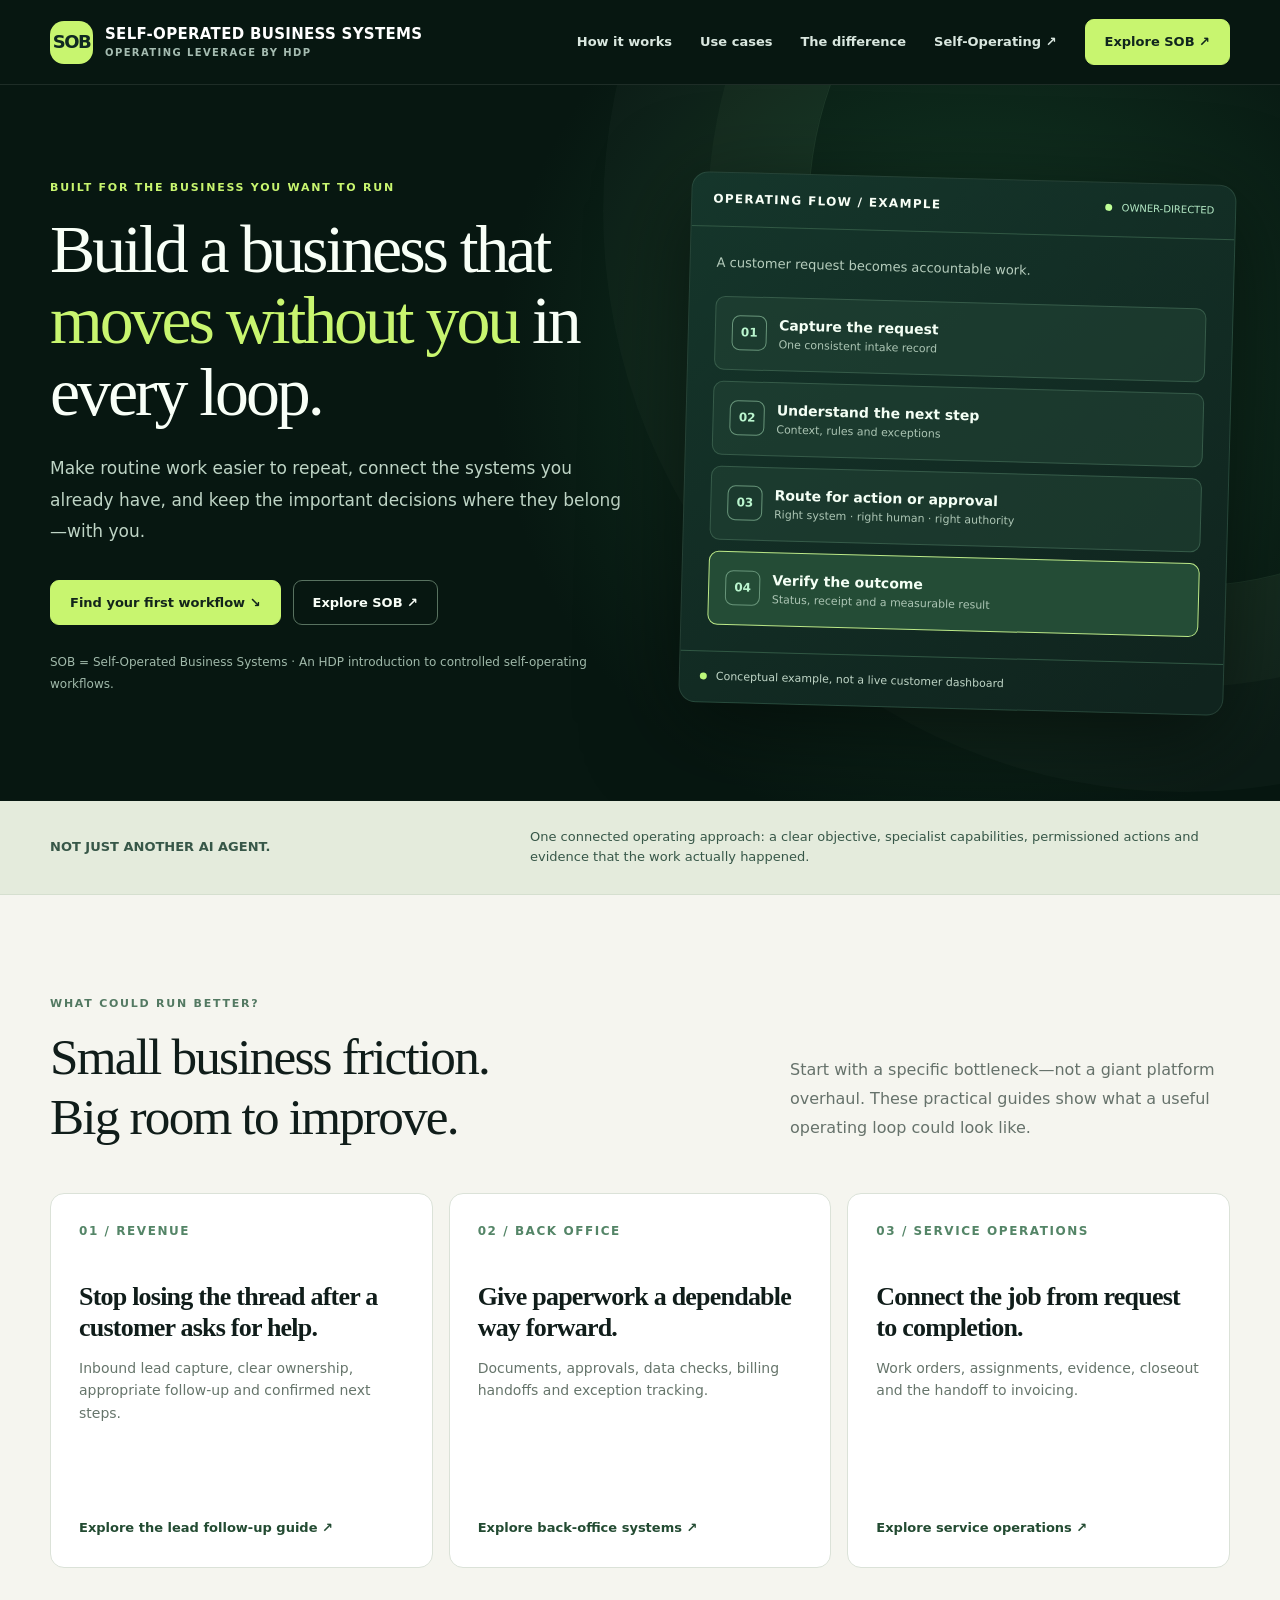
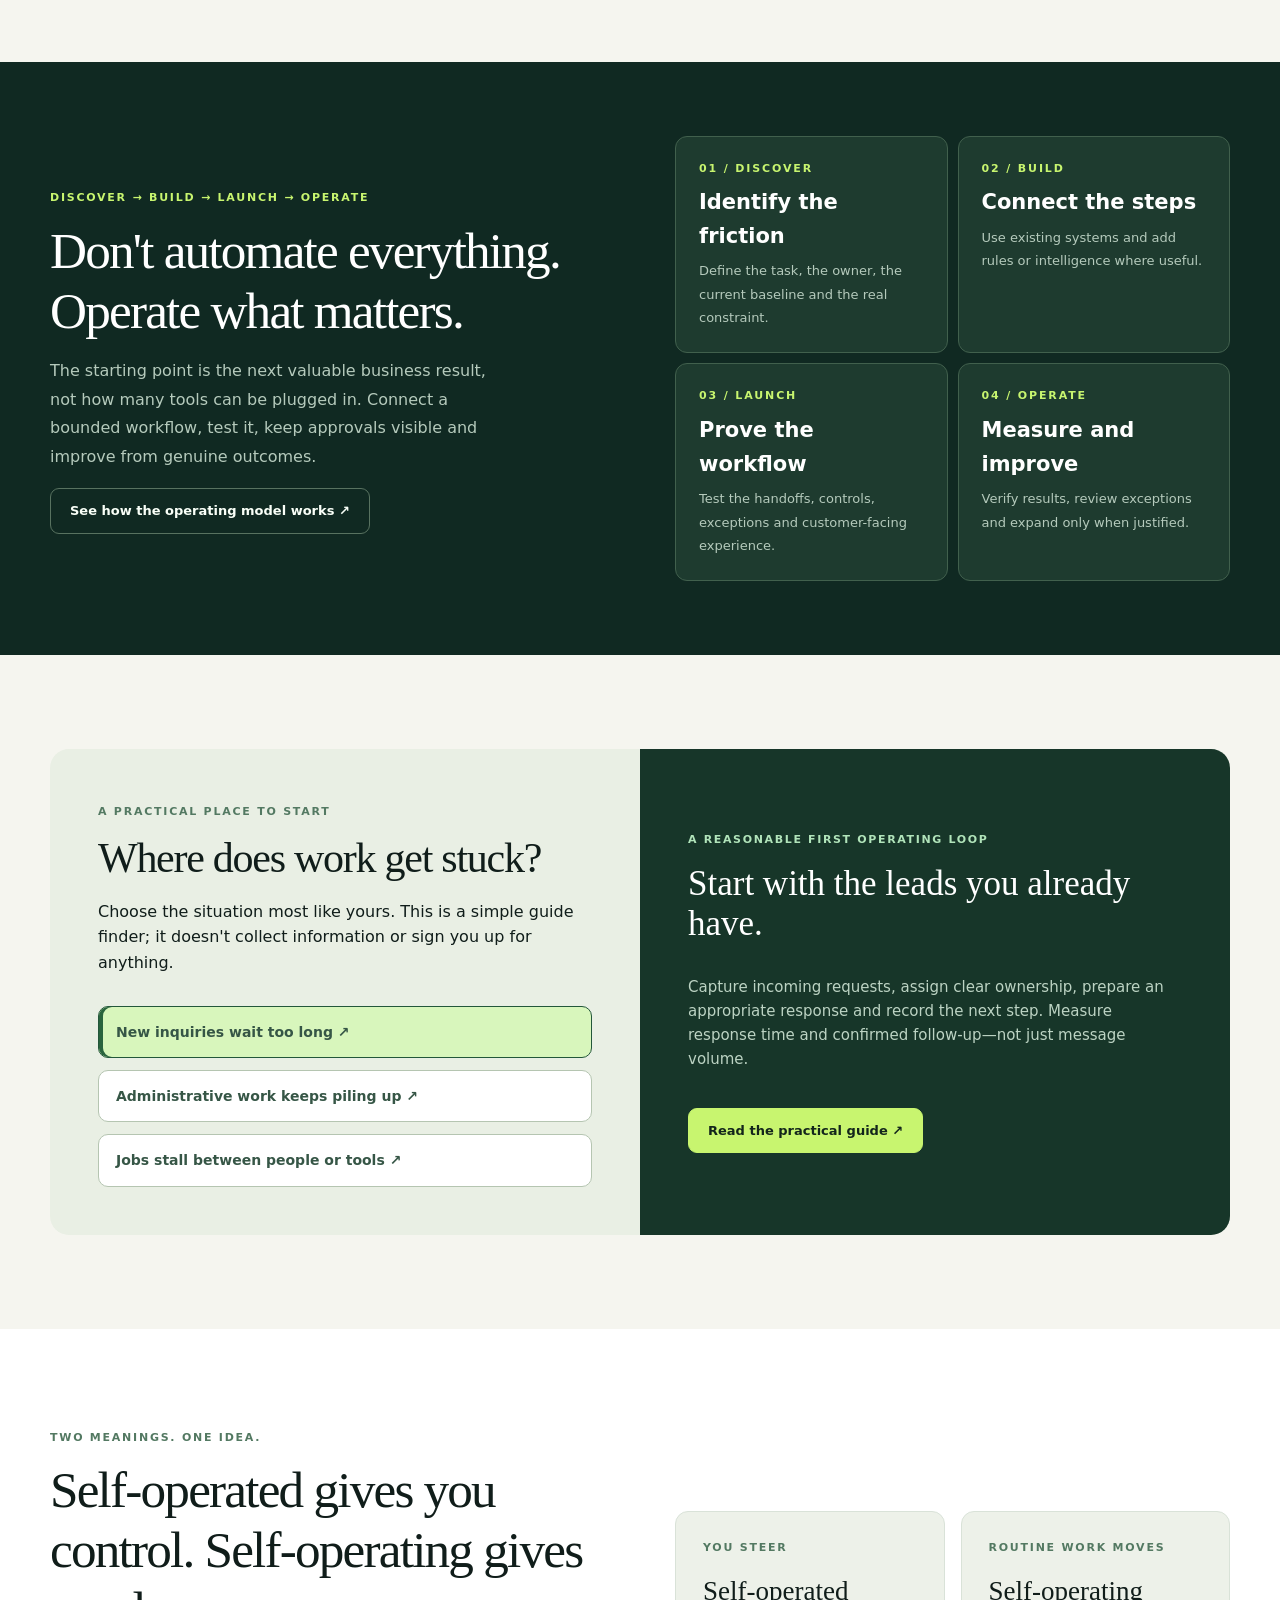
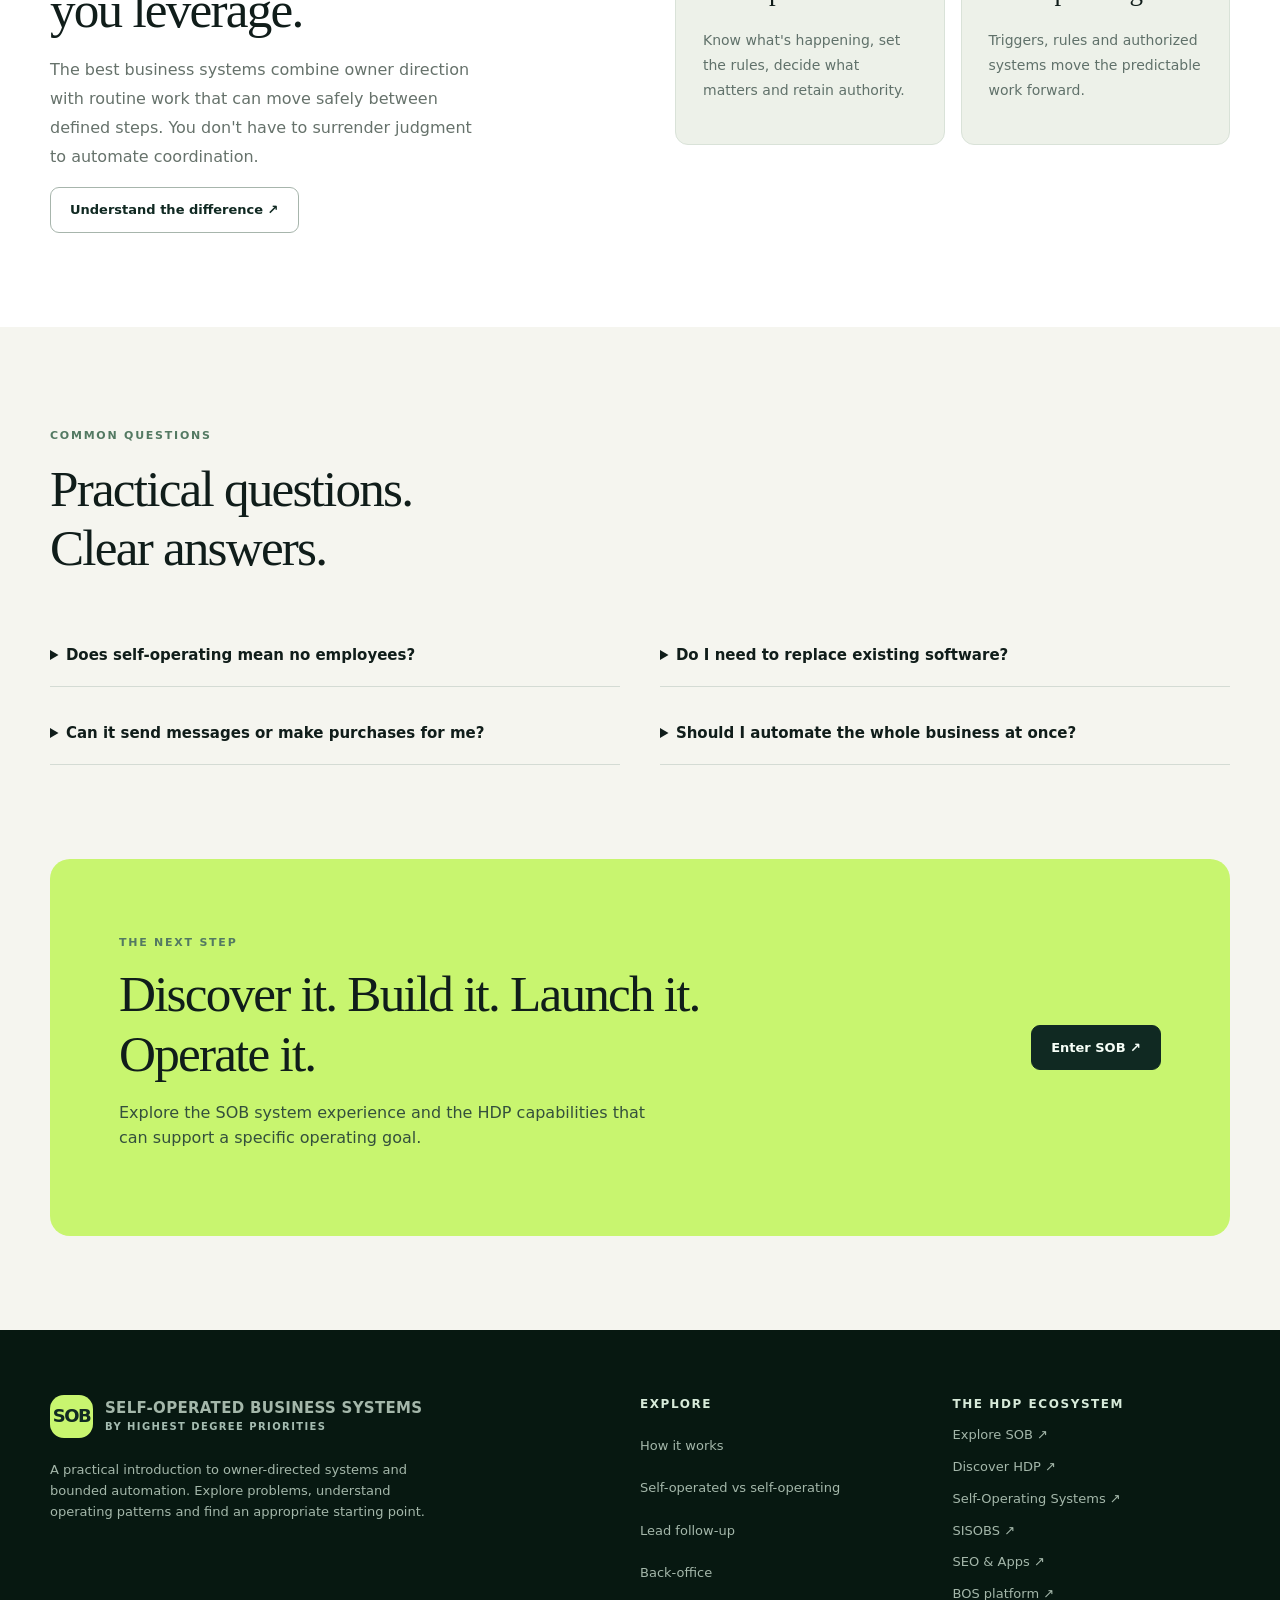
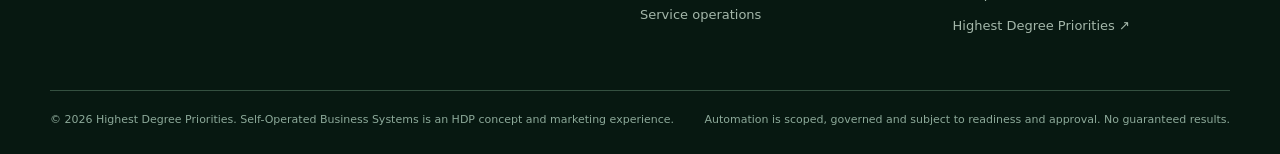
<file: index.html>
<!doctype html><html lang="en"><head><meta charset="UTF-8"><meta name="viewport" content="width=device-width,initial-scale=1"><meta name="color-scheme" content="light"><meta name="theme-color" content="#071711"><title>Self-Operated Business Systems — Build a Business That Moves Without You in Every Loop | SOB by HDP</title><meta name="description" content="Discover self-operated and self-operating business systems for lead follow-up, back-office tasks and service operations. Owner-directed control, useful automation and measurable outcomes by HDP."><link rel="canonical" href="https://selfoperatedbusinesssystems.com/"><meta property="og:type" content="website"><meta property="og:title" content="Self-Operated Business Systems — Build a Business That Moves Without You in Every Loop"><meta property="og:description" content="Discover self-operated and self-operating business systems for lead follow-up, back-office tasks and service operations. Owner-directed control, useful automation and measurable outcomes by HDP."><meta property="og:url" content="https://selfoperatedbusinesssystems.com/"><meta property="og:image" content="https://selfoperatedbusinesssystems.com/assets/social.svg"><meta property="og:site_name" content="Self-Operated Business Systems"><meta name="twitter:card" content="summary_large_image"><link rel="icon" href="assets/favicon.svg" type="image/svg+xml"><link rel="stylesheet" href="assets/styles.css"><script type="application/ld+json">{"@context":"https://schema.org","@graph":[{"@type":"WebSite","name":"Self-Operated Business Systems","url":"https://selfoperatedbusinesssystems.com/","description":"Discover self-operated and self-operating business systems for lead follow-up, back-office tasks and service operations. Owner-directed control, useful automation and measurable outcomes by HDP."},{"@type":"Organization","name":"Highest Degree Priorities","url":"https://highestdegreepriorities.com"}]}</script><script src="assets/app.js" defer></script></head><body><a class="skip" href="#main">Skip to main content</a><header class="nav"><div class="wrap nav-in"><a class="brand" href="" aria-label="SOB — home"><span class="brand-mark">SOB</span><span class="brand-words"><strong>SELF-OPERATED BUSINESS SYSTEMS</strong><small>OPERATING LEVERAGE BY HDP</small></span></a><button class="menu-toggle" type="button" aria-label="Toggle navigation" aria-expanded="false" data-menu-toggle>Menu ☰</button><nav class="nav-links" aria-label="Main navigation" data-menu><a href="how-it-works/">How it works</a><a href="#solutions">Use cases</a><a href="guides/self-operated-vs-self-operating/">The difference</a><a href="https://selfoperatingbusinesssystems.com/?utm_source=selfoperatedbusinesssystems&utm_medium=referral&utm_campaign=sister_site">Self-Operating ↗</a><a class="button" href="https://sob.highestdegreepriorities.com/?utm_source=selfoperatedbusinesssystems&utm_medium=referral&utm_campaign=sob_launch&utm_content=nav" rel="noopener noreferrer">Explore SOB ↗</a></nav></div></header><main id="main">
<section class="hero"><div class="wrap hero-grid"><div><div class="eyebrow">BUILT FOR THE BUSINESS YOU WANT TO RUN</div><h1>Build a business that <em>moves without you</em> in every loop.</h1><p>Make routine work easier to repeat, connect the systems you already have, and keep the important decisions where they belong—with you.</p><div class="hero-actions"><a class="button" href="#find-your-gap">Find your first workflow ↘</a><a class="button secondary" href="https://sob.highestdegreepriorities.com/?utm_source=selfoperatedbusinesssystems&utm_medium=referral&utm_campaign=sob_launch&utm_content=hero" rel="noopener noreferrer">Explore SOB ↗</a></div><p class="fine">SOB = Self-Operated Business Systems · An HDP introduction to controlled self-operating workflows.</p></div><div class="map-panel" aria-label="Illustrative business workflow"><div class="panel-top"><strong>OPERATING FLOW / EXAMPLE</strong><span class="status"><i></i> OWNER-DIRECTED</span></div><div class="panel-body"><div class="panel-heading">A customer request becomes accountable work.</div><div class="steps"><div class="step"><div class="num">01</div><div><strong>Capture the request</strong><span>One consistent intake record</span></div></div><div class="step"><div class="num">02</div><div><strong>Understand the next step</strong><span>Context, rules and exceptions</span></div></div><div class="step"><div class="num">03</div><div><strong>Route for action or approval</strong><span>Right system · right human · right authority</span></div></div><div class="step"><div class="num">04</div><div><strong>Verify the outcome</strong><span>Status, receipt and a measurable result</span></div></div></div></div><div class="panel-bottom"><span class="dot"></span>Conceptual example, not a live customer dashboard</div></div></div></section>
<div class="strip"><div class="wrap strip-in"><strong>NOT JUST ANOTHER AI AGENT.</strong><span>One connected operating approach: a clear objective, specialist capabilities, permissioned actions and evidence that the work actually happened.</span></div></div>
<section class="section" id="solutions"><div class="wrap"><div class="section-head"><div><span class="mini-eyebrow">WHAT COULD RUN BETTER?</span><h2>Small business friction.<br>Big room to improve.</h2></div><p>Start with a specific bottleneck—not a giant platform overhaul. These practical guides show what a useful operating loop could look like.</p></div><div class="cards"><a class="card" href="use-cases/lead-follow-up/"><span class="card-no">01 / REVENUE</span><h3>Stop losing the thread after a customer asks for help.</h3><p>Inbound lead capture, clear ownership, appropriate follow-up and confirmed next steps.</p><span class="card-link">Explore the lead follow-up guide ↗</span></a><a class="card" href="use-cases/back-office-automation/"><span class="card-no">02 / BACK OFFICE</span><h3>Give paperwork a dependable way forward.</h3><p>Documents, approvals, data checks, billing handoffs and exception tracking.</p><span class="card-link">Explore back-office systems ↗</span></a><a class="card" href="use-cases/service-operations/"><span class="card-no">03 / SERVICE OPERATIONS</span><h3>Connect the job from request to completion.</h3><p>Work orders, assignments, evidence, closeout and the handoff to invoicing.</p><span class="card-link">Explore service operations ↗</span></a></div></div></section>
<section class="operating-band"><div class="wrap two-col"><div><span class="eyebrow">DISCOVER → BUILD → LAUNCH → OPERATE</span><h2>Don't automate everything.<br>Operate what matters.</h2><p>The starting point is the next valuable business result, not how many tools can be plugged in. Connect a bounded workflow, test it, keep approvals visible and improve from genuine outcomes.</p><a class="button secondary" href="how-it-works/">See how the operating model works ↗</a></div><div class="phases"><div class="phase"><b>01 / DISCOVER</b><h3>Identify the friction</h3><p>Define the task, the owner, the current baseline and the real constraint.</p></div><div class="phase"><b>02 / BUILD</b><h3>Connect the steps</h3><p>Use existing systems and add rules or intelligence where useful.</p></div><div class="phase"><b>03 / LAUNCH</b><h3>Prove the workflow</h3><p>Test the handoffs, controls, exceptions and customer-facing experience.</p></div><div class="phase"><b>04 / OPERATE</b><h3>Measure and improve</h3><p>Verify results, review exceptions and expand only when justified.</p></div></div></div></section>
<section class="section" id="find-your-gap"><div class="wrap"><div class="finder"><div class="finder-copy"><span class="mini-eyebrow">A PRACTICAL PLACE TO START</span><h2>Where does work get stuck?</h2><p>Choose the situation most like yours. This is a simple guide finder; it doesn't collect information or sign you up for anything.</p><div class="finder-controls" role="group" aria-label="Choose business workflow"><button aria-pressed="true" data-finder="leads" type="button">New inquiries wait too long ↗</button><button aria-pressed="false" data-finder="admin" type="button">Administrative work keeps piling up ↗</button><button aria-pressed="false" data-finder="field" type="button">Jobs stall between people or tools ↗</button></div></div><div class="finder-result" aria-live="polite"><small>A REASONABLE FIRST OPERATING LOOP</small><h3 data-finder-title>Start with the leads you already have.</h3><p data-finder-body>Capture incoming requests, assign clear ownership, prepare an appropriate response and record the next step. Measure response time and confirmed follow-up—not just message volume.</p><a class="button" href="use-cases/lead-follow-up/" data-finder-link>Read the practical guide ↗</a></div></div></div></section>
<section class="section alt"><div class="wrap two-col"><div><span class="mini-eyebrow">TWO MEANINGS. ONE IDEA.</span><h2>Self-operated gives you control. Self-operating gives you leverage.</h2><p>The best business systems combine owner direction with routine work that can move safely between defined steps. You don't have to surrender judgment to automate coordination.</p><a class="button outline" href="guides/self-operated-vs-self-operating/">Understand the difference ↗</a></div><div class="compare"><div><div class="mini-eyebrow">YOU STEER</div><h3>Self-operated</h3><p>Know what's happening, set the rules, decide what matters and retain authority.</p></div><div><div class="mini-eyebrow">ROUTINE WORK MOVES</div><h3>Self-operating</h3><p>Triggers, rules and authorized systems move the predictable work forward.</p></div></div></div></section>
<section class="section" id="faq"><div class="wrap"><div class="section-head"><div><span class="mini-eyebrow">COMMON QUESTIONS</span><h2>Practical questions.<br>Clear answers.</h2></div></div><div class="questions"><details><summary>Does self-operating mean no employees?</summary><p>No. The purpose is to reduce unnecessary coordination and repetition while retaining people for judgment, relationships, exceptions and accountability.</p></details><details><summary>Do I need to replace existing software?</summary><p>Not necessarily. An operating layer can coordinate selected workflows across existing tools, subject to available integrations and appropriate permissions.</p></details><details><summary>Can it send messages or make purchases for me?</summary><p>Only where the workflow, platform permissions, consent and explicit approval rules permit it. Sensitive actions must be separately governed.</p></details><details><summary>Should I automate the whole business at once?</summary><p>Usually not. Start with a measurable workflow, verify the baseline and make sure the first loop works before expanding.</p></details></div></div></section>
<section class="section" style="padding-top:0"><div class="wrap"><div class="wide-cta"><div><span class="mini-eyebrow">THE NEXT STEP</span><h2>Discover it. Build it. Launch it. Operate it.</h2><p>Explore the SOB system experience and the HDP capabilities that can support a specific operating goal.</p></div><a class="button dark" href="https://sob.highestdegreepriorities.com/?utm_source=selfoperatedbusinesssystems&utm_medium=referral&utm_campaign=sob_launch&utm_content=closing" rel="noopener noreferrer">Enter SOB ↗</a></div></div></section></main><footer class="footer"><div class="wrap"><div class="footer-grid"><div><a class="brand" href=""><span class="brand-mark">SOB</span><span class="brand-words"><strong>SELF-OPERATED BUSINESS SYSTEMS</strong><small>BY HIGHEST DEGREE PRIORITIES</small></span></a><p style="max-width:390px;margin-top:22px">A practical introduction to owner-directed systems and bounded automation. Explore problems, understand operating patterns and find an appropriate starting point.</p></div><div class="footer-links"><span class="footer-title">EXPLORE</span><a href="how-it-works/">How it works</a><a href="guides/self-operated-vs-self-operating/">Self-operated vs self-operating</a><a href="use-cases/lead-follow-up/">Lead follow-up</a><a href="use-cases/back-office-automation/">Back-office</a><a href="use-cases/service-operations/">Service operations</a></div><div class="footer-links"><span class="footer-title">THE HDP ECOSYSTEM</span><a href="https://sob.highestdegreepriorities.com/?utm_source=selfoperatedbusinesssystems&utm_medium=referral&utm_campaign=sob_launch&utm_content=footer">Explore SOB ↗</a><a href="https://hdpjoin.com">Discover HDP ↗</a><a href="https://selfoperatingbusinesssystems.com/?utm_source=selfoperatedbusinesssystems&utm_medium=referral&utm_campaign=sister_site_footer">Self-Operating Systems ↗</a><a href="https://sisobs.com/?utm_source=selfoperatedbusinesssystems&utm_medium=referral&utm_campaign=ecosystem">SISOBS ↗</a><a href="https://seoandapps.com/?utm_source=selfoperatedbusinesssystems&utm_medium=referral&utm_campaign=ecosystem">SEO & Apps ↗</a><a href="https://bos.highestdegreepriorities.com">BOS platform ↗</a><a href="https://highestdegreepriorities.com">Highest Degree Priorities ↗</a></div></div><div class="footnote"><span>© 2026 Highest Degree Priorities. Self-Operated Business Systems is an HDP concept and marketing experience.</span><span>Automation is scoped, governed and subject to readiness and approval. No guaranteed results.</span></div></div></footer></body></html>
</file>
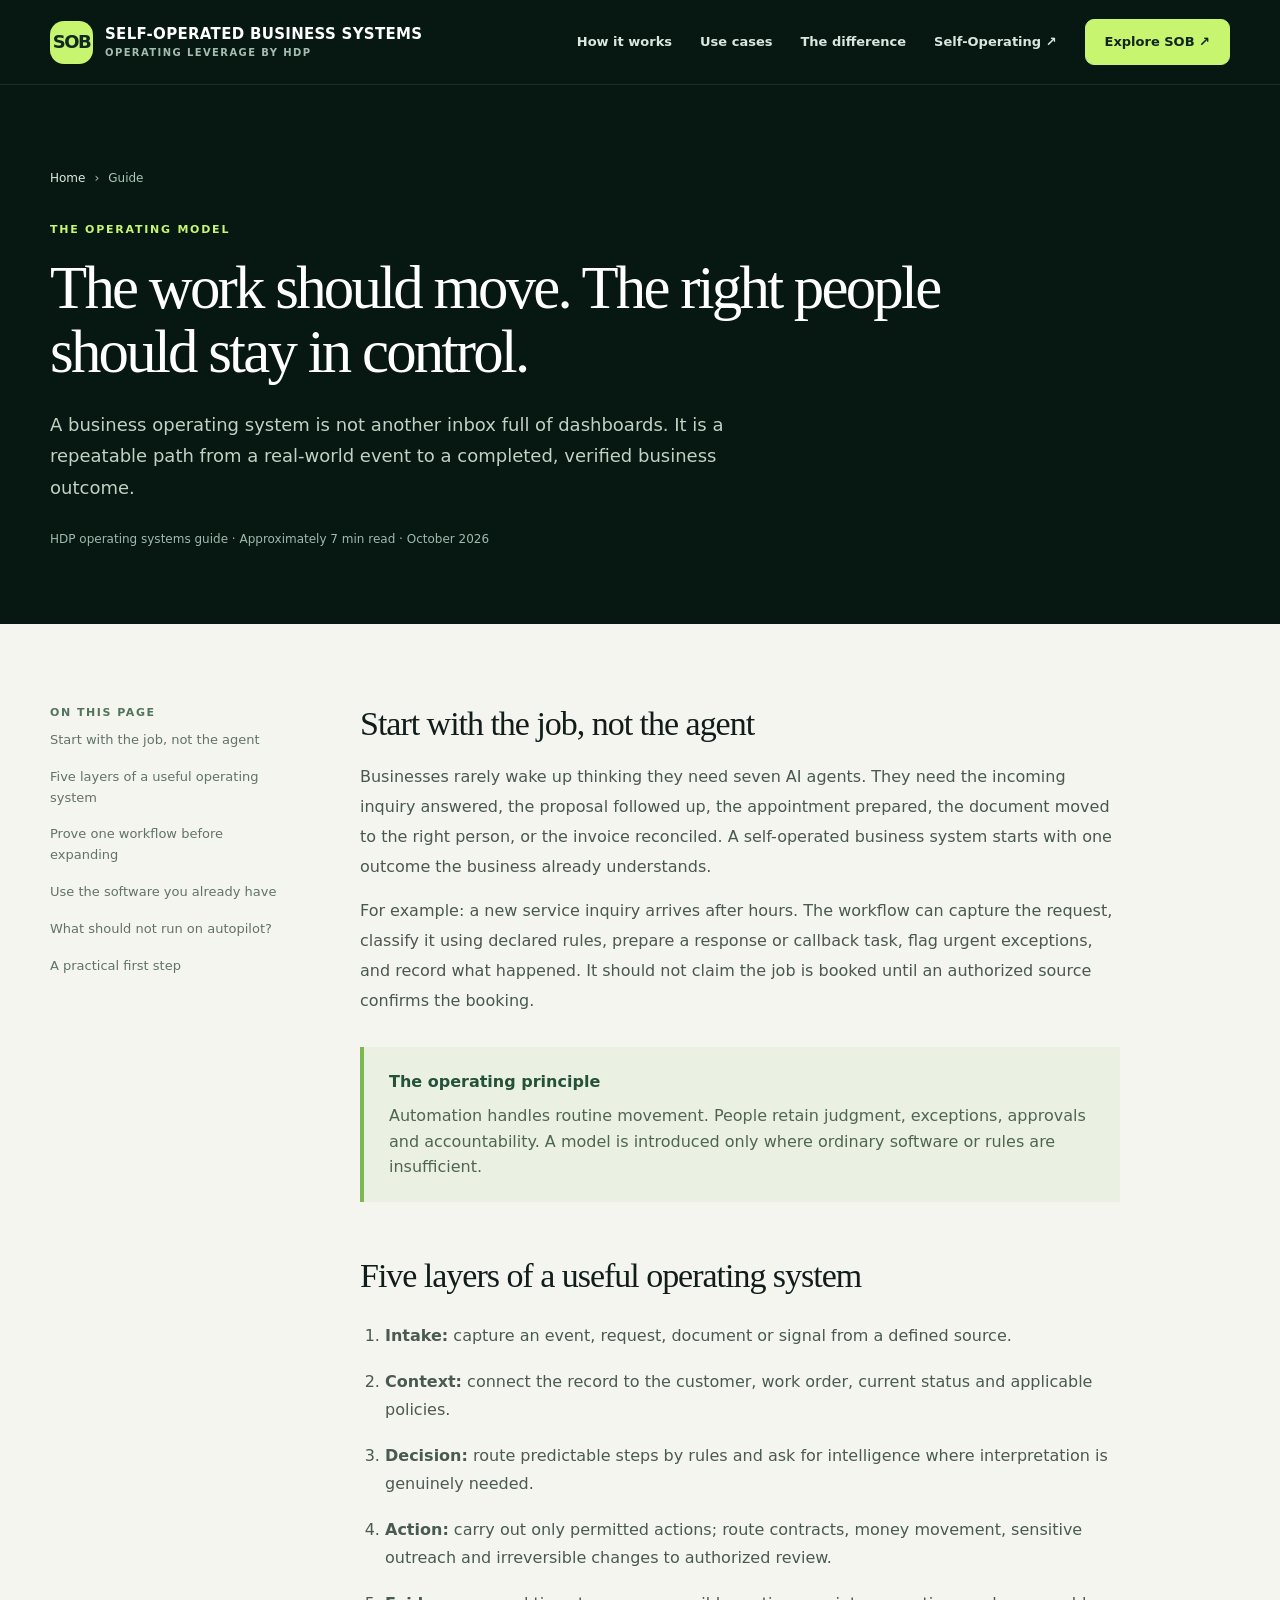
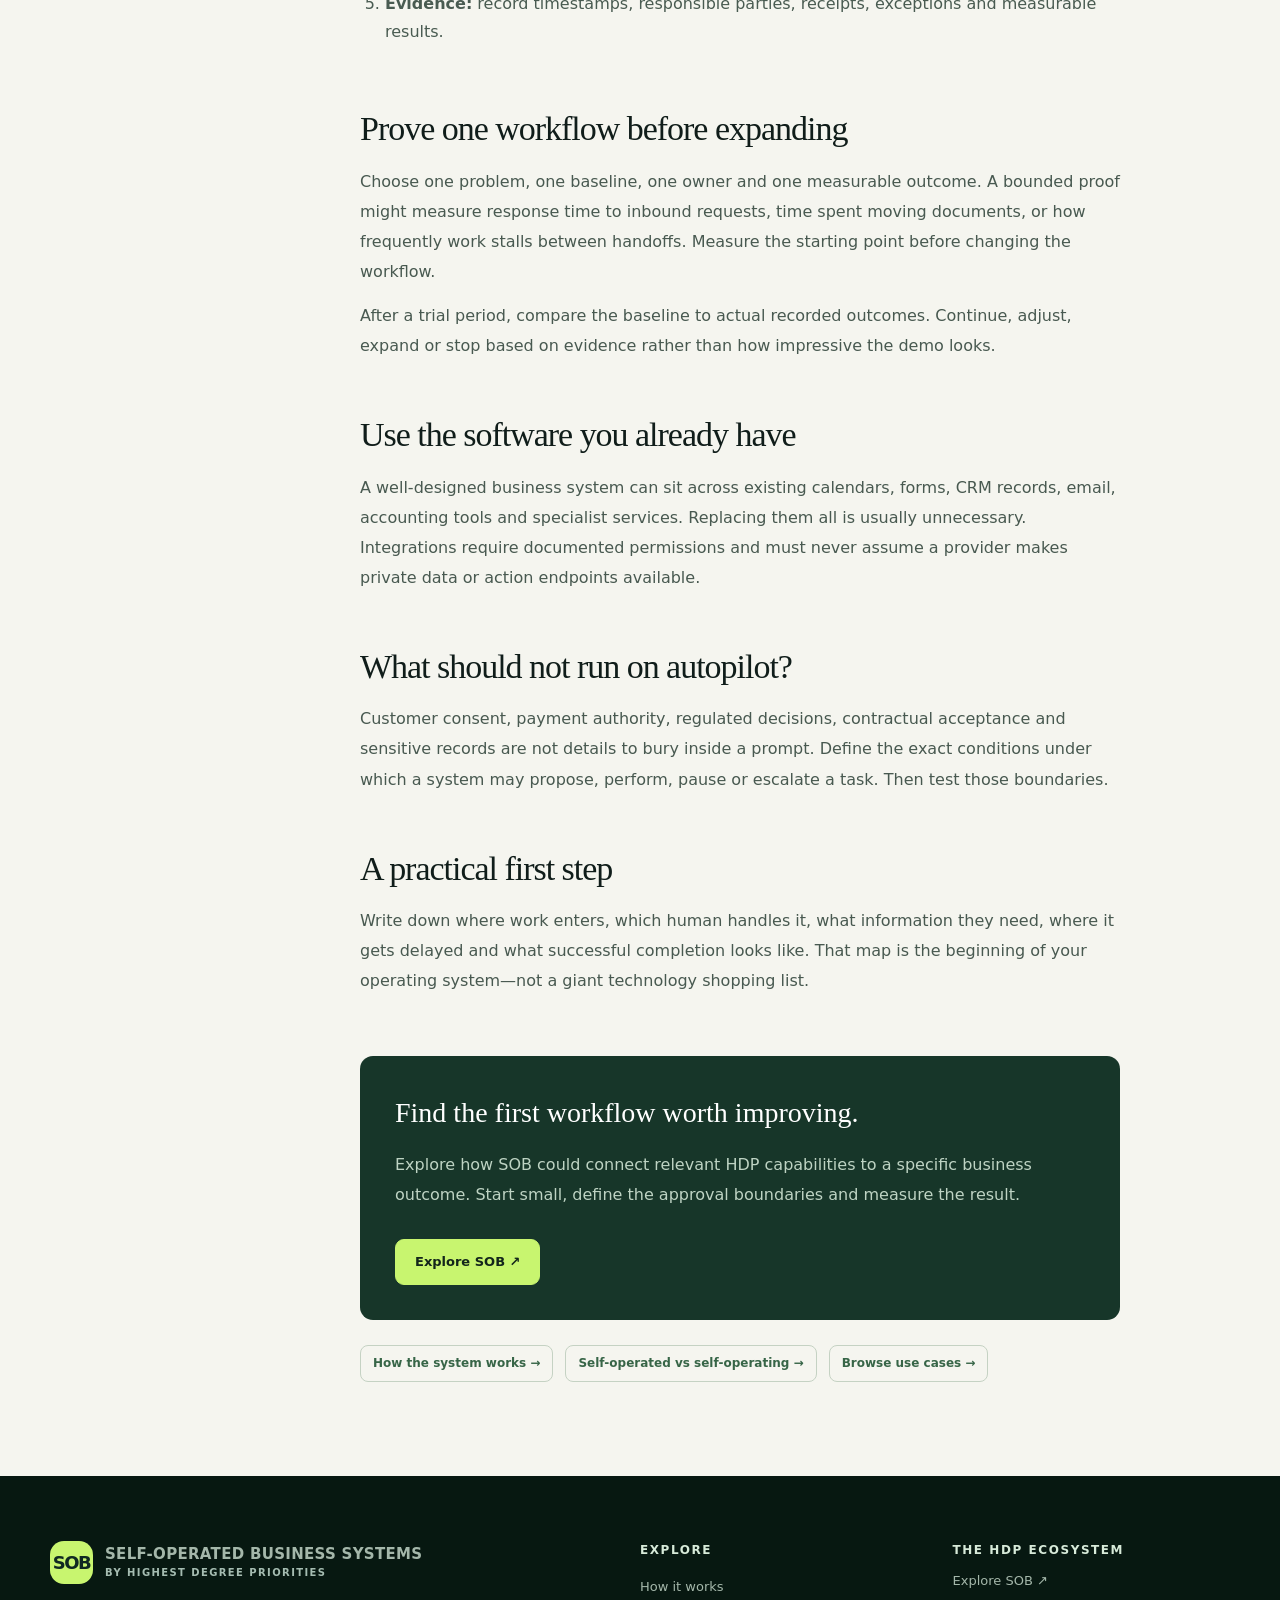
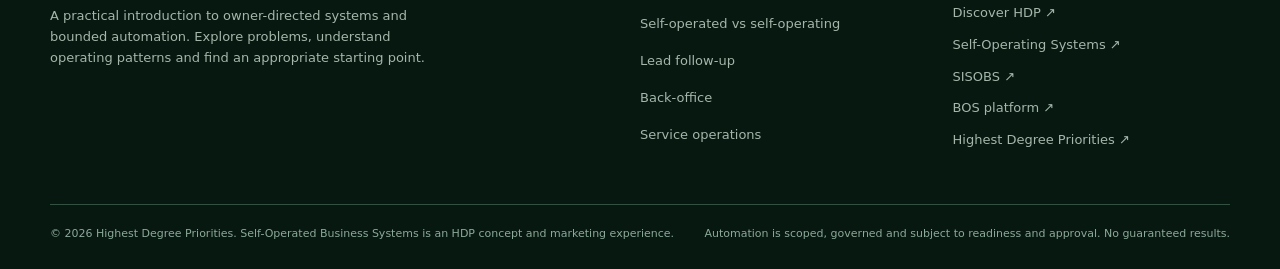
<file: how-it-works/index.html>
<!doctype html><html lang="en"><head><meta charset="UTF-8"><meta name="viewport" content="width=device-width,initial-scale=1"><meta name="color-scheme" content="light"><meta name="theme-color" content="#071711"><title>How a Self-Operated Business System Works | SOB by HDP</title><meta name="description" content="A practical guide to connecting business workflows, rules, approvals and measurement without handing over control or replacing the software you already use."><link rel="canonical" href="https://selfoperatedbusinesssystems.com/how-it-works/"><meta property="og:type" content="article"><meta property="og:title" content="How a Self-Operated Business System Works"><meta property="og:description" content="A practical guide to connecting business workflows, rules, approvals and measurement without handing over control or replacing the software you already use."><meta property="og:url" content="https://selfoperatedbusinesssystems.com/how-it-works/"><meta property="og:image" content="https://selfoperatedbusinesssystems.com/assets/social.svg"><meta property="og:site_name" content="Self-Operated Business Systems"><meta name="twitter:card" content="summary_large_image"><link rel="icon" href="../assets/favicon.svg" type="image/svg+xml"><link rel="stylesheet" href="../assets/styles.css"><script type="application/ld+json">{"@context":"https://schema.org","@type":"Article","headline":"How a Self-Operated Business System Works","description":"A practical guide to connecting business workflows, rules, approvals and measurement without handing over control or replacing the software you already use.","mainEntityOfPage":"https://selfoperatedbusinesssystems.com/how-it-works/","datePublished":"2026-10-24","author":{"@type":"Organization","name":"Highest Degree Priorities","url":"https://highestdegreepriorities.com"},"publisher":{"@type":"Organization","name":"Highest Degree Priorities","url":"https://highestdegreepriorities.com"}}</script><script src="../assets/app.js" defer></script></head><body><a class="skip" href="#main">Skip to main content</a><header class="nav"><div class="wrap nav-in"><a class="brand" href="../" aria-label="SOB — home"><span class="brand-mark">SOB</span><span class="brand-words"><strong>SELF-OPERATED BUSINESS SYSTEMS</strong><small>OPERATING LEVERAGE BY HDP</small></span></a><button class="menu-toggle" type="button" aria-label="Toggle navigation" aria-expanded="false" data-menu-toggle>Menu ☰</button><nav class="nav-links" aria-label="Main navigation" data-menu><a href="../how-it-works/">How it works</a><a href="../#solutions">Use cases</a><a href="../guides/self-operated-vs-self-operating/">The difference</a><a href="https://selfoperatingbusinesssystems.com/?utm_source=selfoperatedbusinesssystems&utm_medium=referral&utm_campaign=sister_site">Self-Operating ↗</a><a class="button" href="https://sob.highestdegreepriorities.com/?utm_source=selfoperatedbusinesssystems&utm_medium=referral&utm_campaign=sob_launch&utm_content=nav" rel="noopener noreferrer">Explore SOB ↗</a></nav></div></header><main id="main"><section class="article-hero"><div class="wrap"><div class="breadcrumb"><a href="../">Home</a><span>›</span><span>Guide</span></div><div class="eyebrow" style="margin-top:33px">THE OPERATING MODEL</div><h1>The work should move. The right people should stay in control.</h1><p>A business operating system is not another inbox full of dashboards. It is a repeatable path from a real-world event to a completed, verified business outcome.</p><div class="article-meta">HDP operating systems guide · Approximately 7 min read · October 2026</div></div></section><div class="wrap article-layout"><aside class="toc" aria-label="On this page"><strong>ON THIS PAGE</strong><a href="#first">Start with the job, not the agent</a><a href="#layers">Five layers of a useful operating system</a><a href="#prove">Prove one workflow before expanding</a><a href="#existing">Use the software you already have</a><a href="#boundaries">What should not run on autopilot?</a><a href="#start">A practical first step</a></aside><article class="article">
<h2 id="first">Start with the job, not the agent</h2><p>Businesses rarely wake up thinking they need seven AI agents. They need the incoming inquiry answered, the proposal followed up, the appointment prepared, the document moved to the right person, or the invoice reconciled. A self-operated business system starts with one outcome the business already understands.</p>
<p>For example: a new service inquiry arrives after hours. The workflow can capture the request, classify it using declared rules, prepare a response or callback task, flag urgent exceptions, and record what happened. It should not claim the job is booked until an authorized source confirms the booking.</p>
<div class="note"><strong>The operating principle</strong><span>Automation handles routine movement. People retain judgment, exceptions, approvals and accountability. A model is introduced only where ordinary software or rules are insufficient.</span></div>
<h2 id="layers">Five layers of a useful operating system</h2>
<ol class="article-list"><li><strong>Intake:</strong> capture an event, request, document or signal from a defined source.</li><li><strong>Context:</strong> connect the record to the customer, work order, current status and applicable policies.</li><li><strong>Decision:</strong> route predictable steps by rules and ask for intelligence where interpretation is genuinely needed.</li><li><strong>Action:</strong> carry out only permitted actions; route contracts, money movement, sensitive outreach and irreversible changes to authorized review.</li><li><strong>Evidence:</strong> record timestamps, responsible parties, receipts, exceptions and measurable results.</li></ol>
<h2 id="prove">Prove one workflow before expanding</h2><p>Choose one problem, one baseline, one owner and one measurable outcome. A bounded proof might measure response time to inbound requests, time spent moving documents, or how frequently work stalls between handoffs. Measure the starting point before changing the workflow.</p>
<p>After a trial period, compare the baseline to actual recorded outcomes. Continue, adjust, expand or stop based on evidence rather than how impressive the demo looks.</p>
<h2 id="existing">Use the software you already have</h2><p>A well-designed business system can sit across existing calendars, forms, CRM records, email, accounting tools and specialist services. Replacing them all is usually unnecessary. Integrations require documented permissions and must never assume a provider makes private data or action endpoints available.</p>
<h2 id="boundaries">What should not run on autopilot?</h2><p>Customer consent, payment authority, regulated decisions, contractual acceptance and sensitive records are not details to bury inside a prompt. Define the exact conditions under which a system may propose, perform, pause or escalate a task. Then test those boundaries.</p>
<h2 id="start">A practical first step</h2><p>Write down where work enters, which human handles it, what information they need, where it gets delayed and what successful completion looks like. That map is the beginning of your operating system—not a giant technology shopping list.</p><div class="article-end"><h3>Find the first workflow worth improving.</h3><p>Explore how SOB could connect relevant HDP capabilities to a specific business outcome. Start small, define the approval boundaries and measure the result.</p><a class="button" href="https://sob.highestdegreepriorities.com/?utm_source=selfoperatedbusinesssystems&utm_medium=referral&utm_campaign=sob_launch&utm_content=guide_how-it-works">Explore SOB ↗</a></div><div class="related"><a href="../how-it-works/">How the system works →</a><a href="../guides/self-operated-vs-self-operating/">Self-operated vs self-operating →</a><a href="../#solutions">Browse use cases →</a></div></article></div></main><footer class="footer"><div class="wrap"><div class="footer-grid"><div><a class="brand" href="../"><span class="brand-mark">SOB</span><span class="brand-words"><strong>SELF-OPERATED BUSINESS SYSTEMS</strong><small>BY HIGHEST DEGREE PRIORITIES</small></span></a><p style="max-width:390px;margin-top:22px">A practical introduction to owner-directed systems and bounded automation. Explore problems, understand operating patterns and find an appropriate starting point.</p></div><div class="footer-links"><span class="footer-title">EXPLORE</span><a href="../how-it-works/">How it works</a><a href="../guides/self-operated-vs-self-operating/">Self-operated vs self-operating</a><a href="../use-cases/lead-follow-up/">Lead follow-up</a><a href="../use-cases/back-office-automation/">Back-office</a><a href="../use-cases/service-operations/">Service operations</a></div><div class="footer-links"><span class="footer-title">THE HDP ECOSYSTEM</span><a href="https://sob.highestdegreepriorities.com/?utm_source=selfoperatedbusinesssystems&utm_medium=referral&utm_campaign=sob_launch&utm_content=footer">Explore SOB ↗</a><a href="https://hdpjoin.com">Discover HDP ↗</a><a href="https://selfoperatingbusinesssystems.com/?utm_source=selfoperatedbusinesssystems&utm_medium=referral&utm_campaign=sister_site_footer">Self-Operating Systems ↗</a><a href="https://sisobs.com/?utm_source=selfoperatedbusinesssystems&utm_medium=referral&utm_campaign=ecosystem">SISOBS ↗</a><a href="https://bos.highestdegreepriorities.com">BOS platform ↗</a><a href="https://highestdegreepriorities.com">Highest Degree Priorities ↗</a></div></div><div class="footnote"><span>© 2026 Highest Degree Priorities. Self-Operated Business Systems is an HDP concept and marketing experience.</span><span>Automation is scoped, governed and subject to readiness and approval. No guaranteed results.</span></div></div></footer></body></html>
</file>
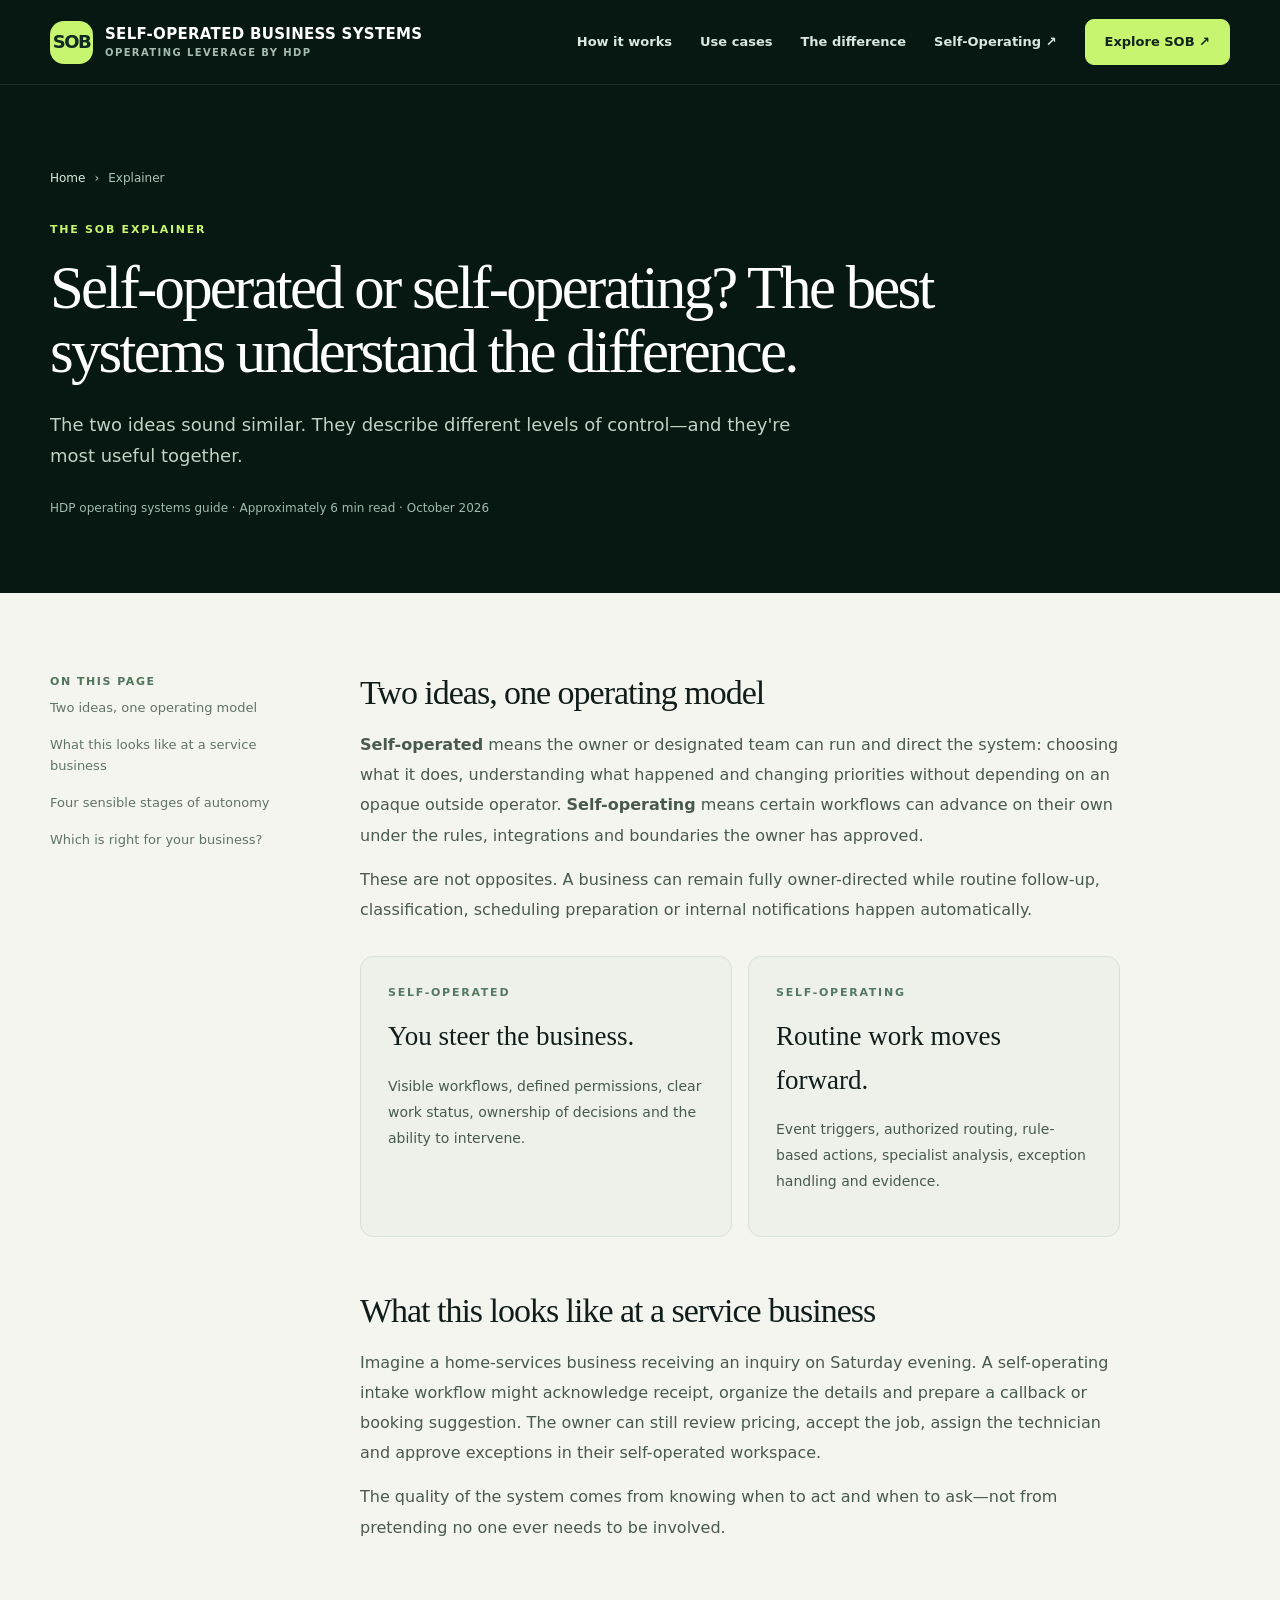
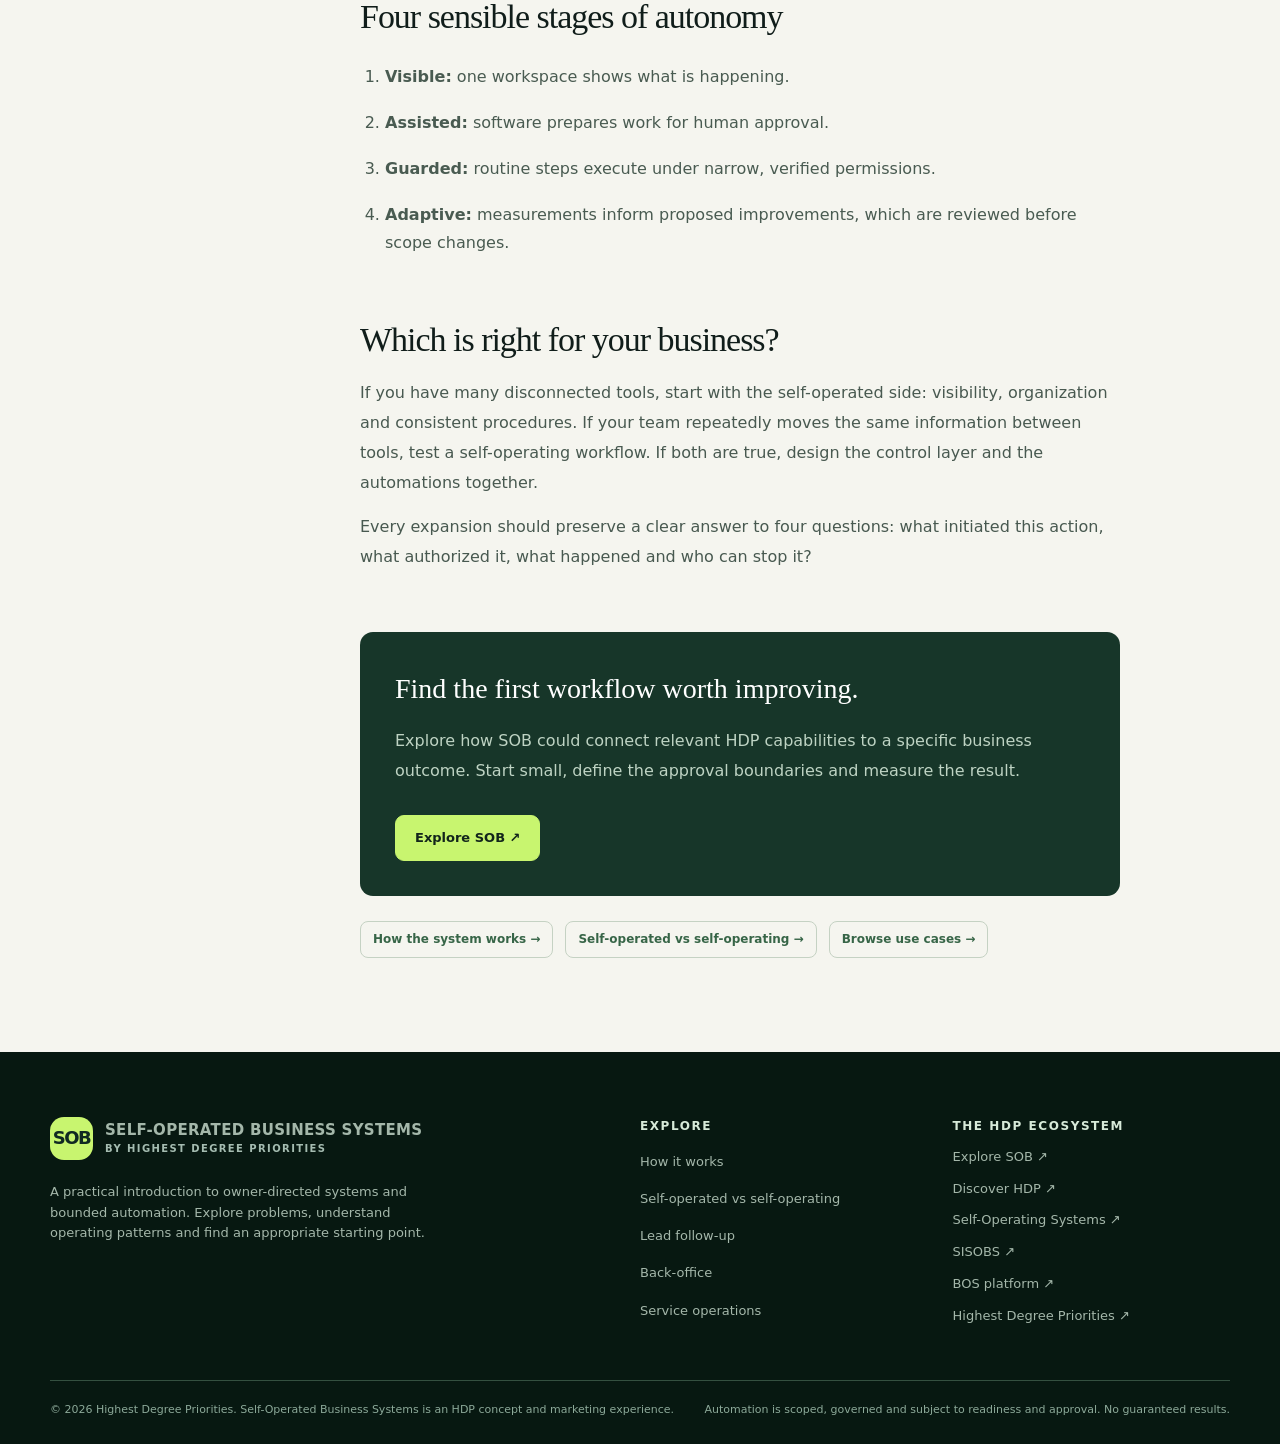
<file: guides/self-operated-vs-self-operating/index.html>
<!doctype html><html lang="en"><head><meta charset="UTF-8"><meta name="viewport" content="width=device-width,initial-scale=1"><meta name="color-scheme" content="light"><meta name="theme-color" content="#071711"><title>Self-Operated vs Self-Operating Business Systems: What's the Difference? | SOB by HDP</title><meta name="description" content="Understand the difference between owner-directed operating systems and controlled automated workflows, and how a business can combine both."><link rel="canonical" href="https://selfoperatedbusinesssystems.com/guides/self-operated-vs-self-operating/"><meta property="og:type" content="article"><meta property="og:title" content="Self-Operated vs Self-Operating Business Systems: What's the Difference?"><meta property="og:description" content="Understand the difference between owner-directed operating systems and controlled automated workflows, and how a business can combine both."><meta property="og:url" content="https://selfoperatedbusinesssystems.com/guides/self-operated-vs-self-operating/"><meta property="og:image" content="https://selfoperatedbusinesssystems.com/assets/social.svg"><meta property="og:site_name" content="Self-Operated Business Systems"><meta name="twitter:card" content="summary_large_image"><link rel="icon" href="../../assets/favicon.svg" type="image/svg+xml"><link rel="stylesheet" href="../../assets/styles.css"><script type="application/ld+json">{"@context":"https://schema.org","@type":"Article","headline":"Self-Operated vs Self-Operating Business Systems: What's the Difference?","description":"Understand the difference between owner-directed operating systems and controlled automated workflows, and how a business can combine both.","mainEntityOfPage":"https://selfoperatedbusinesssystems.com/guides/self-operated-vs-self-operating/","datePublished":"2026-10-24","author":{"@type":"Organization","name":"Highest Degree Priorities","url":"https://highestdegreepriorities.com"},"publisher":{"@type":"Organization","name":"Highest Degree Priorities","url":"https://highestdegreepriorities.com"}}</script><script src="../../assets/app.js" defer></script></head><body><a class="skip" href="#main">Skip to main content</a><header class="nav"><div class="wrap nav-in"><a class="brand" href="../../" aria-label="SOB — home"><span class="brand-mark">SOB</span><span class="brand-words"><strong>SELF-OPERATED BUSINESS SYSTEMS</strong><small>OPERATING LEVERAGE BY HDP</small></span></a><button class="menu-toggle" type="button" aria-label="Toggle navigation" aria-expanded="false" data-menu-toggle>Menu ☰</button><nav class="nav-links" aria-label="Main navigation" data-menu><a href="../../how-it-works/">How it works</a><a href="../../#solutions">Use cases</a><a href="../../guides/self-operated-vs-self-operating/">The difference</a><a href="https://selfoperatingbusinesssystems.com/?utm_source=selfoperatedbusinesssystems&utm_medium=referral&utm_campaign=sister_site">Self-Operating ↗</a><a class="button" href="https://sob.highestdegreepriorities.com/?utm_source=selfoperatedbusinesssystems&utm_medium=referral&utm_campaign=sob_launch&utm_content=nav" rel="noopener noreferrer">Explore SOB ↗</a></nav></div></header><main id="main"><section class="article-hero"><div class="wrap"><div class="breadcrumb"><a href="../../">Home</a><span>›</span><span>Explainer</span></div><div class="eyebrow" style="margin-top:33px">THE SOB EXPLAINER</div><h1>Self-operated or self-operating? The best systems understand the difference.</h1><p>The two ideas sound similar. They describe different levels of control—and they're most useful together.</p><div class="article-meta">HDP operating systems guide · Approximately 6 min read · October 2026</div></div></section><div class="wrap article-layout"><aside class="toc" aria-label="On this page"><strong>ON THIS PAGE</strong><a href="#difference">Two ideas, one operating model</a><a href="#example">What this looks like at a service business</a><a href="#autonomy">Four sensible stages of autonomy</a><a href="#choose">Which is right for your business?</a></aside><article class="article">
<h2 id="difference">Two ideas, one operating model</h2><p><strong>Self-operated</strong> means the owner or designated team can run and direct the system: choosing what it does, understanding what happened and changing priorities without depending on an opaque outside operator. <strong>Self-operating</strong> means certain workflows can advance on their own under the rules, integrations and boundaries the owner has approved.</p>
<p>These are not opposites. A business can remain fully owner-directed while routine follow-up, classification, scheduling preparation or internal notifications happen automatically.</p>
<div class="compare"><div><div class="mini-eyebrow">SELF-OPERATED</div><h3>You steer the business.</h3><p>Visible workflows, defined permissions, clear work status, ownership of decisions and the ability to intervene.</p></div><div><div class="mini-eyebrow">SELF-OPERATING</div><h3>Routine work moves forward.</h3><p>Event triggers, authorized routing, rule-based actions, specialist analysis, exception handling and evidence.</p></div></div>
<h2 id="example">What this looks like at a service business</h2><p>Imagine a home-services business receiving an inquiry on Saturday evening. A self-operating intake workflow might acknowledge receipt, organize the details and prepare a callback or booking suggestion. The owner can still review pricing, accept the job, assign the technician and approve exceptions in their self-operated workspace.</p>
<p>The quality of the system comes from knowing when to act and when to ask—not from pretending no one ever needs to be involved.</p>
<h2 id="autonomy">Four sensible stages of autonomy</h2><ol class="article-list"><li><strong>Visible:</strong> one workspace shows what is happening.</li><li><strong>Assisted:</strong> software prepares work for human approval.</li><li><strong>Guarded:</strong> routine steps execute under narrow, verified permissions.</li><li><strong>Adaptive:</strong> measurements inform proposed improvements, which are reviewed before scope changes.</li></ol>
<h2 id="choose">Which is right for your business?</h2><p>If you have many disconnected tools, start with the self-operated side: visibility, organization and consistent procedures. If your team repeatedly moves the same information between tools, test a self-operating workflow. If both are true, design the control layer and the automations together.</p>
<p>Every expansion should preserve a clear answer to four questions: what initiated this action, what authorized it, what happened and who can stop it?</p><div class="article-end"><h3>Find the first workflow worth improving.</h3><p>Explore how SOB could connect relevant HDP capabilities to a specific business outcome. Start small, define the approval boundaries and measure the result.</p><a class="button" href="https://sob.highestdegreepriorities.com/?utm_source=selfoperatedbusinesssystems&utm_medium=referral&utm_campaign=sob_launch&utm_content=guide_self-operated-vs-self-operating">Explore SOB ↗</a></div><div class="related"><a href="../../how-it-works/">How the system works →</a><a href="../../guides/self-operated-vs-self-operating/">Self-operated vs self-operating →</a><a href="../../#solutions">Browse use cases →</a></div></article></div></main><footer class="footer"><div class="wrap"><div class="footer-grid"><div><a class="brand" href="../../"><span class="brand-mark">SOB</span><span class="brand-words"><strong>SELF-OPERATED BUSINESS SYSTEMS</strong><small>BY HIGHEST DEGREE PRIORITIES</small></span></a><p style="max-width:390px;margin-top:22px">A practical introduction to owner-directed systems and bounded automation. Explore problems, understand operating patterns and find an appropriate starting point.</p></div><div class="footer-links"><span class="footer-title">EXPLORE</span><a href="../../how-it-works/">How it works</a><a href="../../guides/self-operated-vs-self-operating/">Self-operated vs self-operating</a><a href="../../use-cases/lead-follow-up/">Lead follow-up</a><a href="../../use-cases/back-office-automation/">Back-office</a><a href="../../use-cases/service-operations/">Service operations</a></div><div class="footer-links"><span class="footer-title">THE HDP ECOSYSTEM</span><a href="https://sob.highestdegreepriorities.com/?utm_source=selfoperatedbusinesssystems&utm_medium=referral&utm_campaign=sob_launch&utm_content=footer">Explore SOB ↗</a><a href="https://hdpjoin.com">Discover HDP ↗</a><a href="https://selfoperatingbusinesssystems.com/?utm_source=selfoperatedbusinesssystems&utm_medium=referral&utm_campaign=sister_site_footer">Self-Operating Systems ↗</a><a href="https://sisobs.com/?utm_source=selfoperatedbusinesssystems&utm_medium=referral&utm_campaign=ecosystem">SISOBS ↗</a><a href="https://bos.highestdegreepriorities.com">BOS platform ↗</a><a href="https://highestdegreepriorities.com">Highest Degree Priorities ↗</a></div></div><div class="footnote"><span>© 2026 Highest Degree Priorities. Self-Operated Business Systems is an HDP concept and marketing experience.</span><span>Automation is scoped, governed and subject to readiness and approval. No guaranteed results.</span></div></div></footer></body></html>
</file>
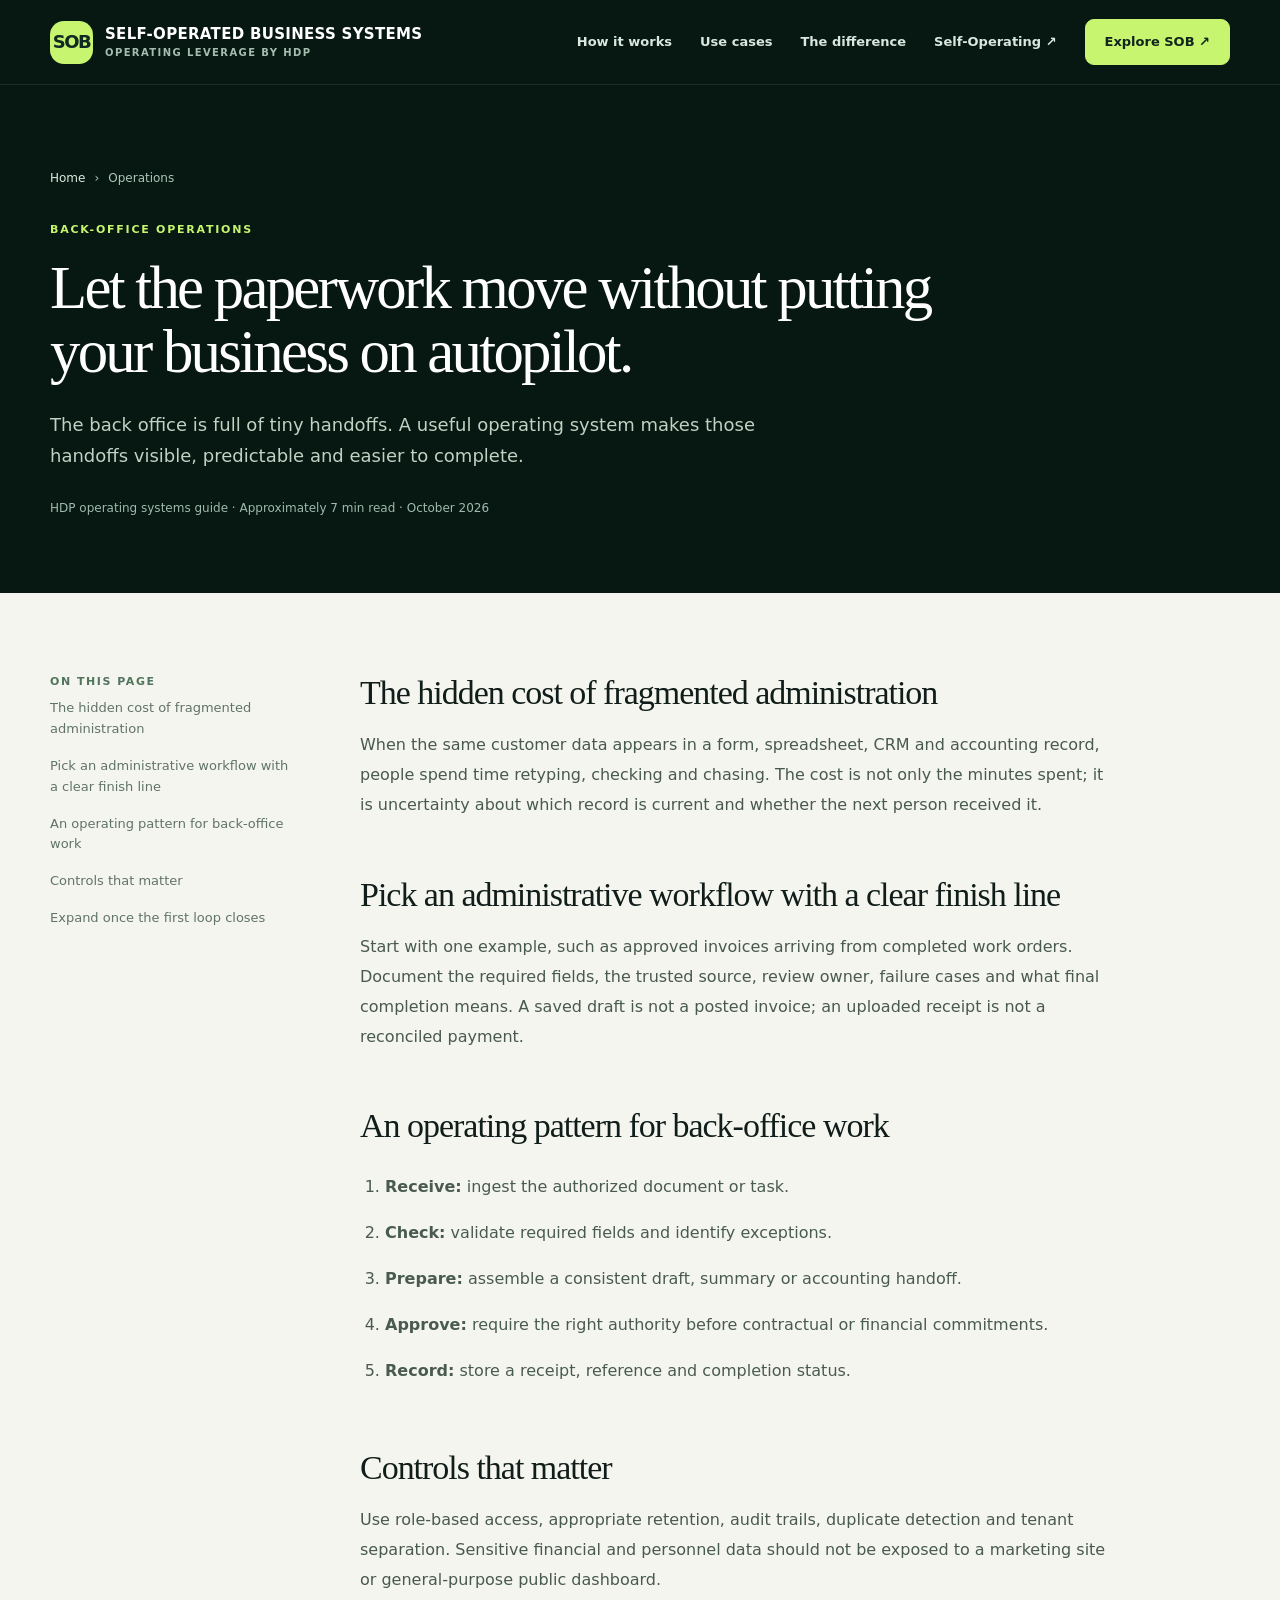
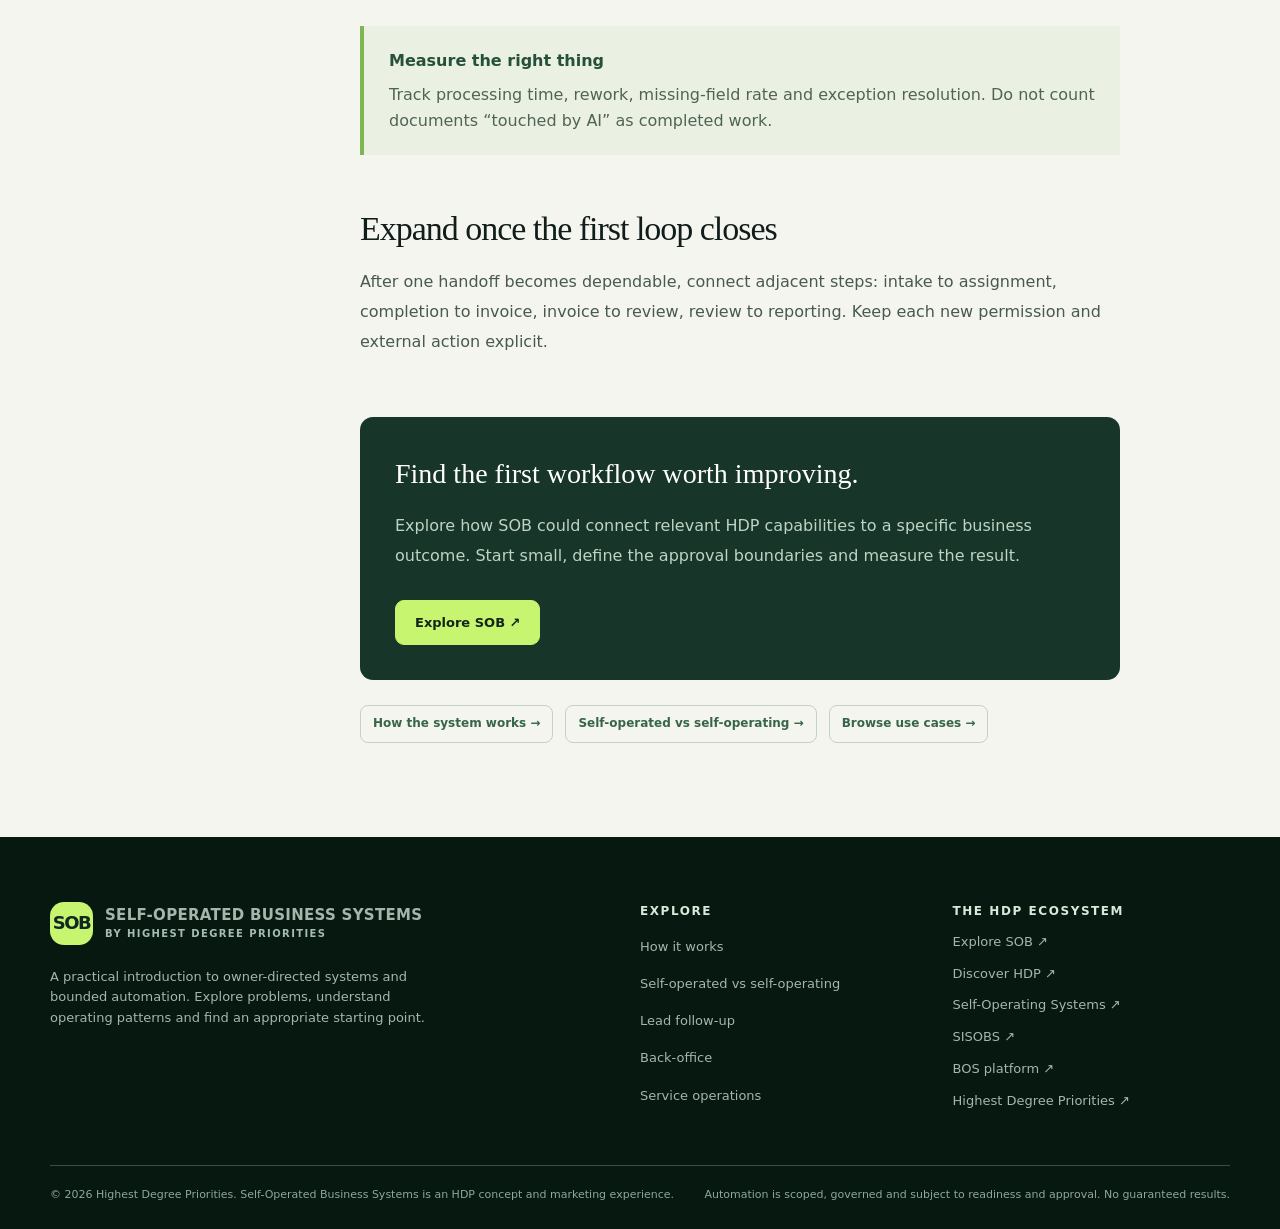
<file: use-cases/back-office-automation/index.html>
<!doctype html><html lang="en"><head><meta charset="UTF-8"><meta name="viewport" content="width=device-width,initial-scale=1"><meta name="color-scheme" content="light"><meta name="theme-color" content="#071711"><title>Back-Office Automation for Small Businesses: A Practical Blueprint | SOB by HDP</title><meta name="description" content="How to organize document flow, approvals, invoices, customer records and repetitive admin tasks while keeping accountability and financial controls intact."><link rel="canonical" href="https://selfoperatedbusinesssystems.com/use-cases/back-office-automation/"><meta property="og:type" content="article"><meta property="og:title" content="Back-Office Automation for Small Businesses: A Practical Blueprint"><meta property="og:description" content="How to organize document flow, approvals, invoices, customer records and repetitive admin tasks while keeping accountability and financial controls intact."><meta property="og:url" content="https://selfoperatedbusinesssystems.com/use-cases/back-office-automation/"><meta property="og:image" content="https://selfoperatedbusinesssystems.com/assets/social.svg"><meta property="og:site_name" content="Self-Operated Business Systems"><meta name="twitter:card" content="summary_large_image"><link rel="icon" href="../../assets/favicon.svg" type="image/svg+xml"><link rel="stylesheet" href="../../assets/styles.css"><script type="application/ld+json">{"@context":"https://schema.org","@type":"Article","headline":"Back-Office Automation for Small Businesses: A Practical Blueprint","description":"How to organize document flow, approvals, invoices, customer records and repetitive admin tasks while keeping accountability and financial controls intact.","mainEntityOfPage":"https://selfoperatedbusinesssystems.com/use-cases/back-office-automation/","datePublished":"2026-10-24","author":{"@type":"Organization","name":"Highest Degree Priorities","url":"https://highestdegreepriorities.com"},"publisher":{"@type":"Organization","name":"Highest Degree Priorities","url":"https://highestdegreepriorities.com"}}</script><script src="../../assets/app.js" defer></script></head><body><a class="skip" href="#main">Skip to main content</a><header class="nav"><div class="wrap nav-in"><a class="brand" href="../../" aria-label="SOB — home"><span class="brand-mark">SOB</span><span class="brand-words"><strong>SELF-OPERATED BUSINESS SYSTEMS</strong><small>OPERATING LEVERAGE BY HDP</small></span></a><button class="menu-toggle" type="button" aria-label="Toggle navigation" aria-expanded="false" data-menu-toggle>Menu ☰</button><nav class="nav-links" aria-label="Main navigation" data-menu><a href="../../how-it-works/">How it works</a><a href="../../#solutions">Use cases</a><a href="../../guides/self-operated-vs-self-operating/">The difference</a><a href="https://selfoperatingbusinesssystems.com/?utm_source=selfoperatedbusinesssystems&utm_medium=referral&utm_campaign=sister_site">Self-Operating ↗</a><a class="button" href="https://sob.highestdegreepriorities.com/?utm_source=selfoperatedbusinesssystems&utm_medium=referral&utm_campaign=sob_launch&utm_content=nav" rel="noopener noreferrer">Explore SOB ↗</a></nav></div></header><main id="main"><section class="article-hero"><div class="wrap"><div class="breadcrumb"><a href="../../">Home</a><span>›</span><span>Operations</span></div><div class="eyebrow" style="margin-top:33px">BACK-OFFICE OPERATIONS</div><h1>Let the paperwork move without putting your business on autopilot.</h1><p>The back office is full of tiny handoffs. A useful operating system makes those handoffs visible, predictable and easier to complete.</p><div class="article-meta">HDP operating systems guide · Approximately 7 min read · October 2026</div></div></section><div class="wrap article-layout"><aside class="toc" aria-label="On this page"><strong>ON THIS PAGE</strong><a href="#friction">The hidden cost of fragmented administration</a><a href="#first">Pick an administrative workflow with a clear finish line</a><a href="#pattern">An operating pattern for back-office work</a><a href="#safety">Controls that matter</a><a href="#expand">Expand once the first loop closes</a></aside><article class="article">
<h2 id="friction">The hidden cost of fragmented administration</h2><p>When the same customer data appears in a form, spreadsheet, CRM and accounting record, people spend time retyping, checking and chasing. The cost is not only the minutes spent; it is uncertainty about which record is current and whether the next person received it.</p>
<h2 id="first">Pick an administrative workflow with a clear finish line</h2><p>Start with one example, such as approved invoices arriving from completed work orders. Document the required fields, the trusted source, review owner, failure cases and what final completion means. A saved draft is not a posted invoice; an uploaded receipt is not a reconciled payment.</p>
<h2 id="pattern">An operating pattern for back-office work</h2><ol class="article-list"><li><strong>Receive:</strong> ingest the authorized document or task.</li><li><strong>Check:</strong> validate required fields and identify exceptions.</li><li><strong>Prepare:</strong> assemble a consistent draft, summary or accounting handoff.</li><li><strong>Approve:</strong> require the right authority before contractual or financial commitments.</li><li><strong>Record:</strong> store a receipt, reference and completion status.</li></ol>
<h2 id="safety">Controls that matter</h2><p>Use role-based access, appropriate retention, audit trails, duplicate detection and tenant separation. Sensitive financial and personnel data should not be exposed to a marketing site or general-purpose public dashboard.</p>
<div class="note"><strong>Measure the right thing</strong><span>Track processing time, rework, missing-field rate and exception resolution. Do not count documents “touched by AI” as completed work.</span></div>
<h2 id="expand">Expand once the first loop closes</h2><p>After one handoff becomes dependable, connect adjacent steps: intake to assignment, completion to invoice, invoice to review, review to reporting. Keep each new permission and external action explicit.</p><div class="article-end"><h3>Find the first workflow worth improving.</h3><p>Explore how SOB could connect relevant HDP capabilities to a specific business outcome. Start small, define the approval boundaries and measure the result.</p><a class="button" href="https://sob.highestdegreepriorities.com/?utm_source=selfoperatedbusinesssystems&utm_medium=referral&utm_campaign=sob_launch&utm_content=guide_back-office-automation">Explore SOB ↗</a></div><div class="related"><a href="../../how-it-works/">How the system works →</a><a href="../../guides/self-operated-vs-self-operating/">Self-operated vs self-operating →</a><a href="../../#solutions">Browse use cases →</a></div></article></div></main><footer class="footer"><div class="wrap"><div class="footer-grid"><div><a class="brand" href="../../"><span class="brand-mark">SOB</span><span class="brand-words"><strong>SELF-OPERATED BUSINESS SYSTEMS</strong><small>BY HIGHEST DEGREE PRIORITIES</small></span></a><p style="max-width:390px;margin-top:22px">A practical introduction to owner-directed systems and bounded automation. Explore problems, understand operating patterns and find an appropriate starting point.</p></div><div class="footer-links"><span class="footer-title">EXPLORE</span><a href="../../how-it-works/">How it works</a><a href="../../guides/self-operated-vs-self-operating/">Self-operated vs self-operating</a><a href="../../use-cases/lead-follow-up/">Lead follow-up</a><a href="../../use-cases/back-office-automation/">Back-office</a><a href="../../use-cases/service-operations/">Service operations</a></div><div class="footer-links"><span class="footer-title">THE HDP ECOSYSTEM</span><a href="https://sob.highestdegreepriorities.com/?utm_source=selfoperatedbusinesssystems&utm_medium=referral&utm_campaign=sob_launch&utm_content=footer">Explore SOB ↗</a><a href="https://hdpjoin.com">Discover HDP ↗</a><a href="https://selfoperatingbusinesssystems.com/?utm_source=selfoperatedbusinesssystems&utm_medium=referral&utm_campaign=sister_site_footer">Self-Operating Systems ↗</a><a href="https://sisobs.com/?utm_source=selfoperatedbusinesssystems&utm_medium=referral&utm_campaign=ecosystem">SISOBS ↗</a><a href="https://bos.highestdegreepriorities.com">BOS platform ↗</a><a href="https://highestdegreepriorities.com">Highest Degree Priorities ↗</a></div></div><div class="footnote"><span>© 2026 Highest Degree Priorities. Self-Operated Business Systems is an HDP concept and marketing experience.</span><span>Automation is scoped, governed and subject to readiness and approval. No guaranteed results.</span></div></div></footer></body></html>
</file>
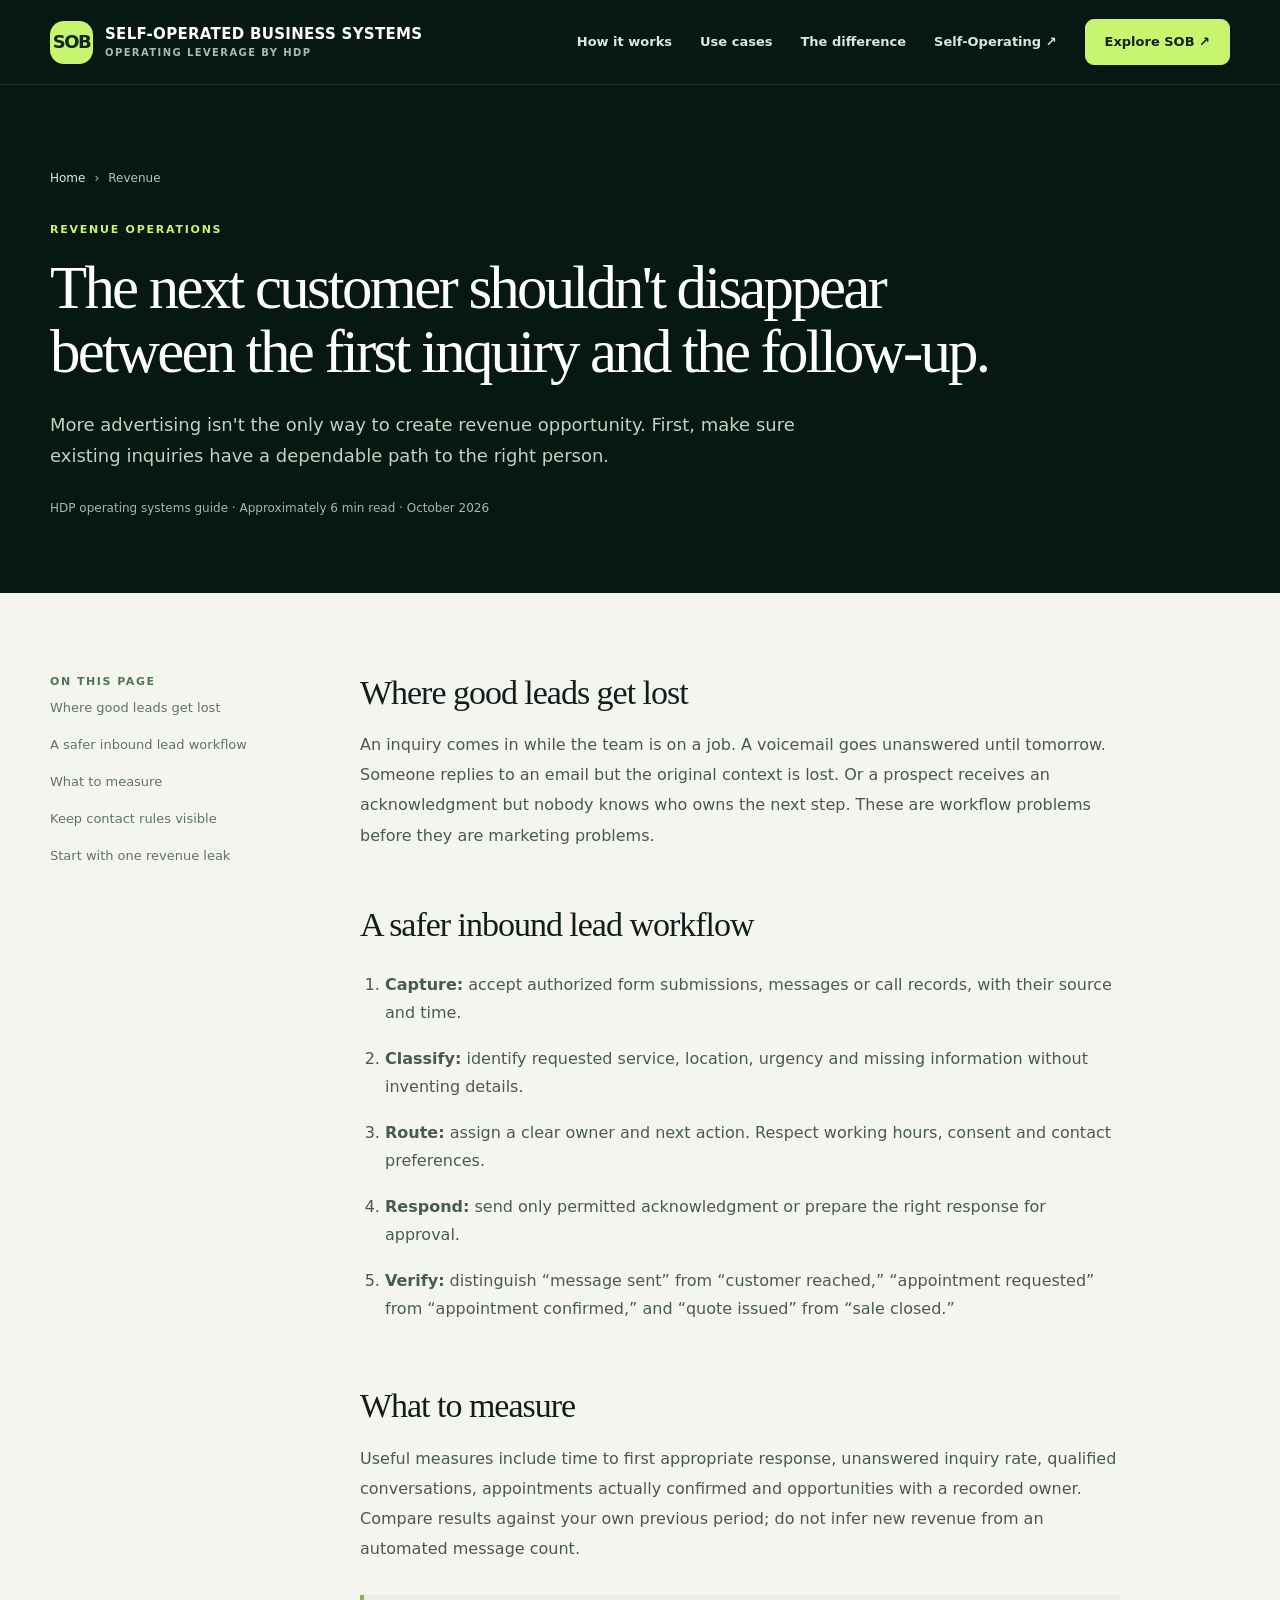
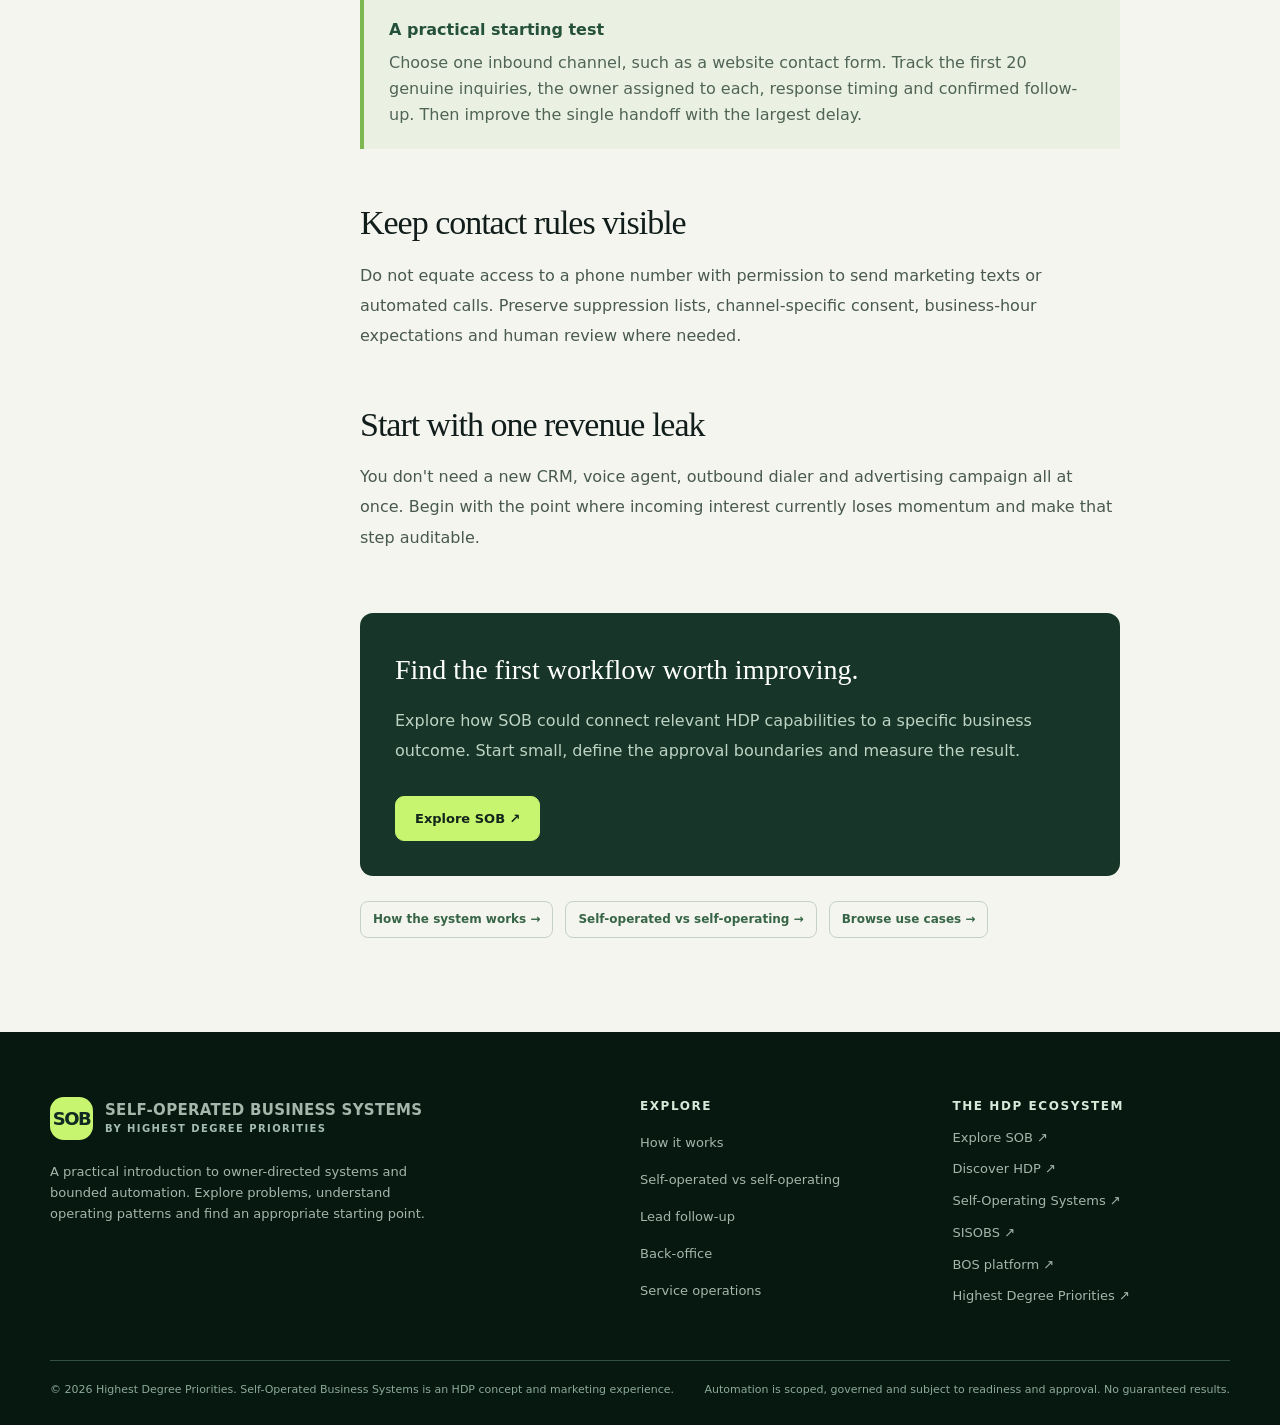
<file: use-cases/lead-follow-up/index.html>
<!doctype html><html lang="en"><head><meta charset="UTF-8"><meta name="viewport" content="width=device-width,initial-scale=1"><meta name="color-scheme" content="light"><meta name="theme-color" content="#071711"><title>How to Improve Lead Follow-Up Without Losing Control | SOB by HDP</title><meta name="description" content="A practical small-business guide to inbound lead capture, response workflows, missed inquiries, handoffs and measured conversion—without robotic spam."><link rel="canonical" href="https://selfoperatedbusinesssystems.com/use-cases/lead-follow-up/"><meta property="og:type" content="article"><meta property="og:title" content="How to Improve Lead Follow-Up Without Losing Control"><meta property="og:description" content="A practical small-business guide to inbound lead capture, response workflows, missed inquiries, handoffs and measured conversion—without robotic spam."><meta property="og:url" content="https://selfoperatedbusinesssystems.com/use-cases/lead-follow-up/"><meta property="og:image" content="https://selfoperatedbusinesssystems.com/assets/social.svg"><meta property="og:site_name" content="Self-Operated Business Systems"><meta name="twitter:card" content="summary_large_image"><link rel="icon" href="../../assets/favicon.svg" type="image/svg+xml"><link rel="stylesheet" href="../../assets/styles.css"><script type="application/ld+json">{"@context":"https://schema.org","@type":"Article","headline":"How to Improve Lead Follow-Up Without Losing Control","description":"A practical small-business guide to inbound lead capture, response workflows, missed inquiries, handoffs and measured conversion—without robotic spam.","mainEntityOfPage":"https://selfoperatedbusinesssystems.com/use-cases/lead-follow-up/","datePublished":"2026-10-24","author":{"@type":"Organization","name":"Highest Degree Priorities","url":"https://highestdegreepriorities.com"},"publisher":{"@type":"Organization","name":"Highest Degree Priorities","url":"https://highestdegreepriorities.com"}}</script><script src="../../assets/app.js" defer></script></head><body><a class="skip" href="#main">Skip to main content</a><header class="nav"><div class="wrap nav-in"><a class="brand" href="../../" aria-label="SOB — home"><span class="brand-mark">SOB</span><span class="brand-words"><strong>SELF-OPERATED BUSINESS SYSTEMS</strong><small>OPERATING LEVERAGE BY HDP</small></span></a><button class="menu-toggle" type="button" aria-label="Toggle navigation" aria-expanded="false" data-menu-toggle>Menu ☰</button><nav class="nav-links" aria-label="Main navigation" data-menu><a href="../../how-it-works/">How it works</a><a href="../../#solutions">Use cases</a><a href="../../guides/self-operated-vs-self-operating/">The difference</a><a href="https://selfoperatingbusinesssystems.com/?utm_source=selfoperatedbusinesssystems&utm_medium=referral&utm_campaign=sister_site">Self-Operating ↗</a><a class="button" href="https://sob.highestdegreepriorities.com/?utm_source=selfoperatedbusinesssystems&utm_medium=referral&utm_campaign=sob_launch&utm_content=nav" rel="noopener noreferrer">Explore SOB ↗</a></nav></div></header><main id="main"><section class="article-hero"><div class="wrap"><div class="breadcrumb"><a href="../../">Home</a><span>›</span><span>Revenue</span></div><div class="eyebrow" style="margin-top:33px">REVENUE OPERATIONS</div><h1>The next customer shouldn't disappear between the first inquiry and the follow-up.</h1><p>More advertising isn't the only way to create revenue opportunity. First, make sure existing inquiries have a dependable path to the right person.</p><div class="article-meta">HDP operating systems guide · Approximately 6 min read · October 2026</div></div></section><div class="wrap article-layout"><aside class="toc" aria-label="On this page"><strong>ON THIS PAGE</strong><a href="#gaps">Where good leads get lost</a><a href="#workflow">A safer inbound lead workflow</a><a href="#metrics">What to measure</a><a href="#boundaries">Keep contact rules visible</a><a href="#next">Start with one revenue leak</a></aside><article class="article">
<h2 id="gaps">Where good leads get lost</h2><p>An inquiry comes in while the team is on a job. A voicemail goes unanswered until tomorrow. Someone replies to an email but the original context is lost. Or a prospect receives an acknowledgment but nobody knows who owns the next step. These are workflow problems before they are marketing problems.</p>
<h2 id="workflow">A safer inbound lead workflow</h2><ol class="article-list"><li><strong>Capture:</strong> accept authorized form submissions, messages or call records, with their source and time.</li><li><strong>Classify:</strong> identify requested service, location, urgency and missing information without inventing details.</li><li><strong>Route:</strong> assign a clear owner and next action. Respect working hours, consent and contact preferences.</li><li><strong>Respond:</strong> send only permitted acknowledgment or prepare the right response for approval.</li><li><strong>Verify:</strong> distinguish “message sent” from “customer reached,” “appointment requested” from “appointment confirmed,” and “quote issued” from “sale closed.”</li></ol>
<h2 id="metrics">What to measure</h2><p>Useful measures include time to first appropriate response, unanswered inquiry rate, qualified conversations, appointments actually confirmed and opportunities with a recorded owner. Compare results against your own previous period; do not infer new revenue from an automated message count.</p>
<div class="note"><strong>A practical starting test</strong><span>Choose one inbound channel, such as a website contact form. Track the first 20 genuine inquiries, the owner assigned to each, response timing and confirmed follow-up. Then improve the single handoff with the largest delay.</span></div>
<h2 id="boundaries">Keep contact rules visible</h2><p>Do not equate access to a phone number with permission to send marketing texts or automated calls. Preserve suppression lists, channel-specific consent, business-hour expectations and human review where needed.</p>
<h2 id="next">Start with one revenue leak</h2><p>You don't need a new CRM, voice agent, outbound dialer and advertising campaign all at once. Begin with the point where incoming interest currently loses momentum and make that step auditable.</p><div class="article-end"><h3>Find the first workflow worth improving.</h3><p>Explore how SOB could connect relevant HDP capabilities to a specific business outcome. Start small, define the approval boundaries and measure the result.</p><a class="button" href="https://sob.highestdegreepriorities.com/?utm_source=selfoperatedbusinesssystems&utm_medium=referral&utm_campaign=sob_launch&utm_content=guide_lead-follow-up">Explore SOB ↗</a></div><div class="related"><a href="../../how-it-works/">How the system works →</a><a href="../../guides/self-operated-vs-self-operating/">Self-operated vs self-operating →</a><a href="../../#solutions">Browse use cases →</a></div></article></div></main><footer class="footer"><div class="wrap"><div class="footer-grid"><div><a class="brand" href="../../"><span class="brand-mark">SOB</span><span class="brand-words"><strong>SELF-OPERATED BUSINESS SYSTEMS</strong><small>BY HIGHEST DEGREE PRIORITIES</small></span></a><p style="max-width:390px;margin-top:22px">A practical introduction to owner-directed systems and bounded automation. Explore problems, understand operating patterns and find an appropriate starting point.</p></div><div class="footer-links"><span class="footer-title">EXPLORE</span><a href="../../how-it-works/">How it works</a><a href="../../guides/self-operated-vs-self-operating/">Self-operated vs self-operating</a><a href="../../use-cases/lead-follow-up/">Lead follow-up</a><a href="../../use-cases/back-office-automation/">Back-office</a><a href="../../use-cases/service-operations/">Service operations</a></div><div class="footer-links"><span class="footer-title">THE HDP ECOSYSTEM</span><a href="https://sob.highestdegreepriorities.com/?utm_source=selfoperatedbusinesssystems&utm_medium=referral&utm_campaign=sob_launch&utm_content=footer">Explore SOB ↗</a><a href="https://hdpjoin.com">Discover HDP ↗</a><a href="https://selfoperatingbusinesssystems.com/?utm_source=selfoperatedbusinesssystems&utm_medium=referral&utm_campaign=sister_site_footer">Self-Operating Systems ↗</a><a href="https://sisobs.com/?utm_source=selfoperatedbusinesssystems&utm_medium=referral&utm_campaign=ecosystem">SISOBS ↗</a><a href="https://bos.highestdegreepriorities.com">BOS platform ↗</a><a href="https://highestdegreepriorities.com">Highest Degree Priorities ↗</a></div></div><div class="footnote"><span>© 2026 Highest Degree Priorities. Self-Operated Business Systems is an HDP concept and marketing experience.</span><span>Automation is scoped, governed and subject to readiness and approval. No guaranteed results.</span></div></div></footer></body></html>
</file>
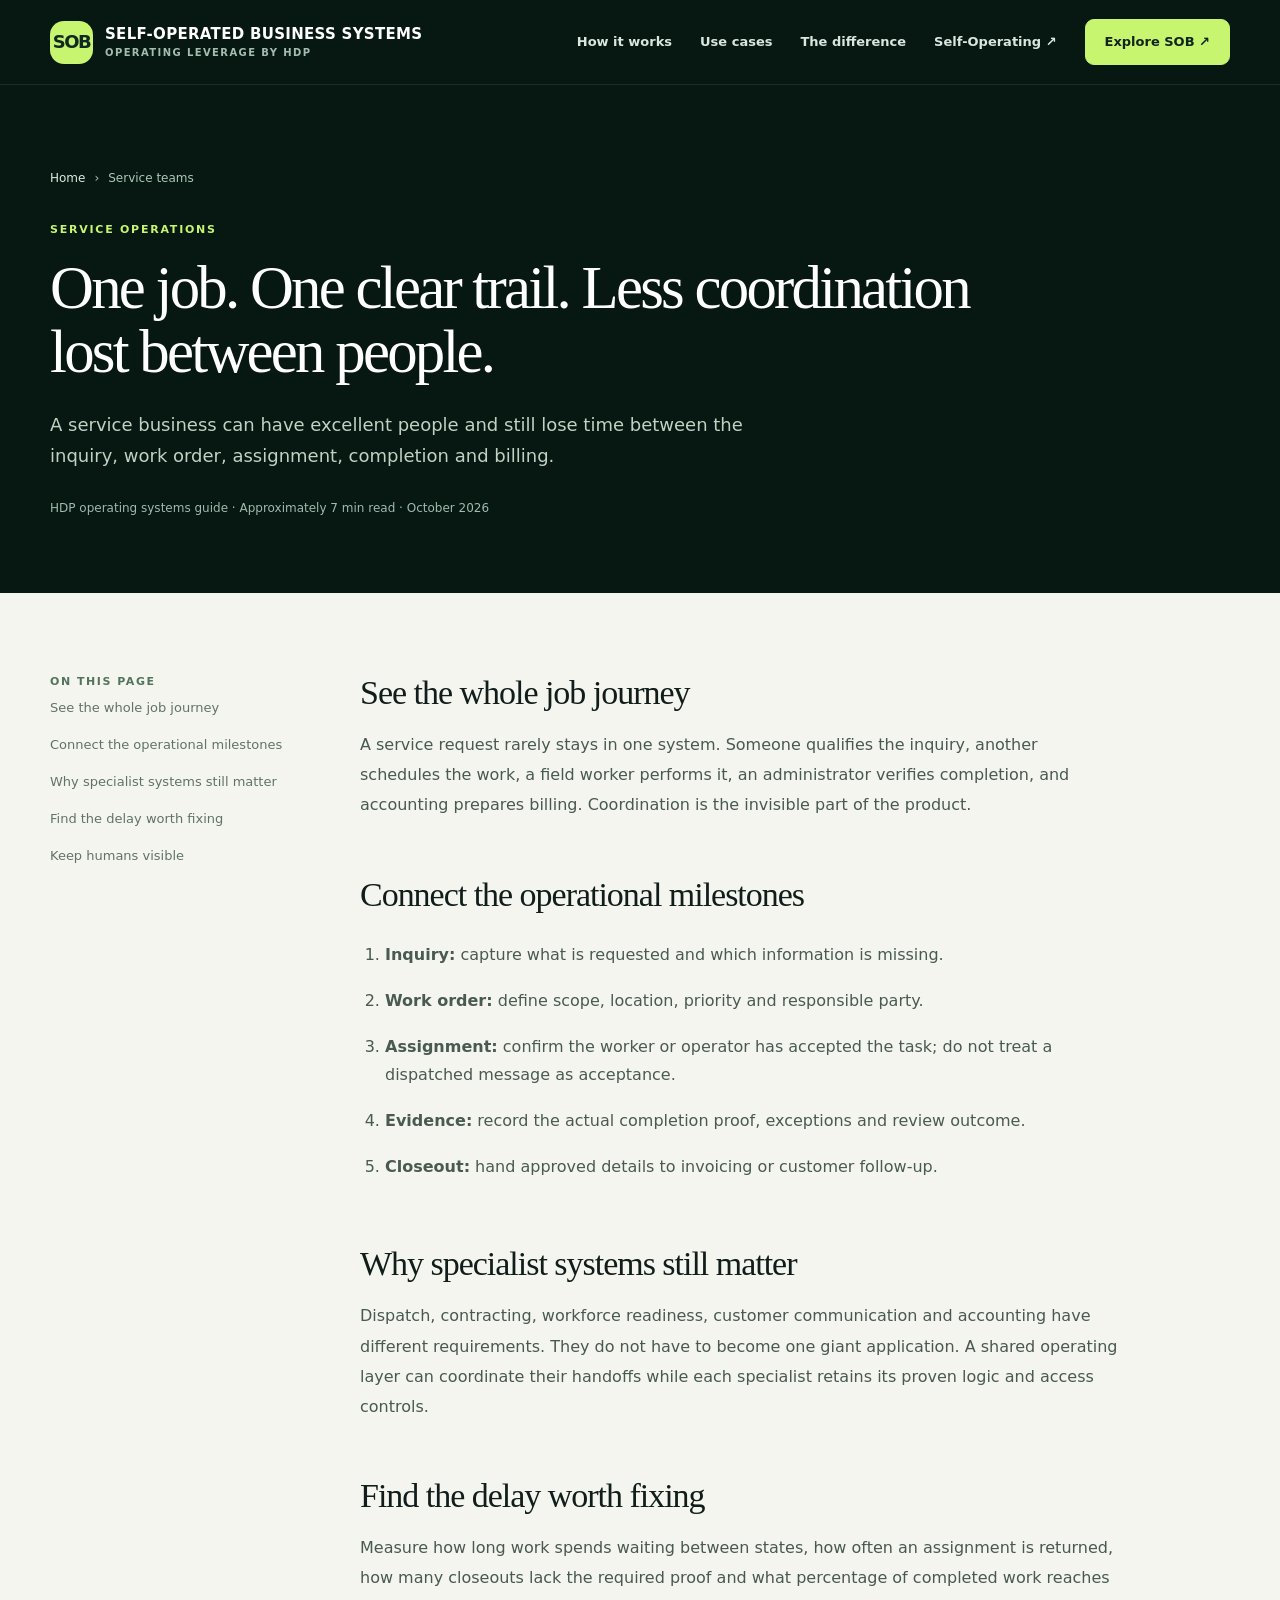
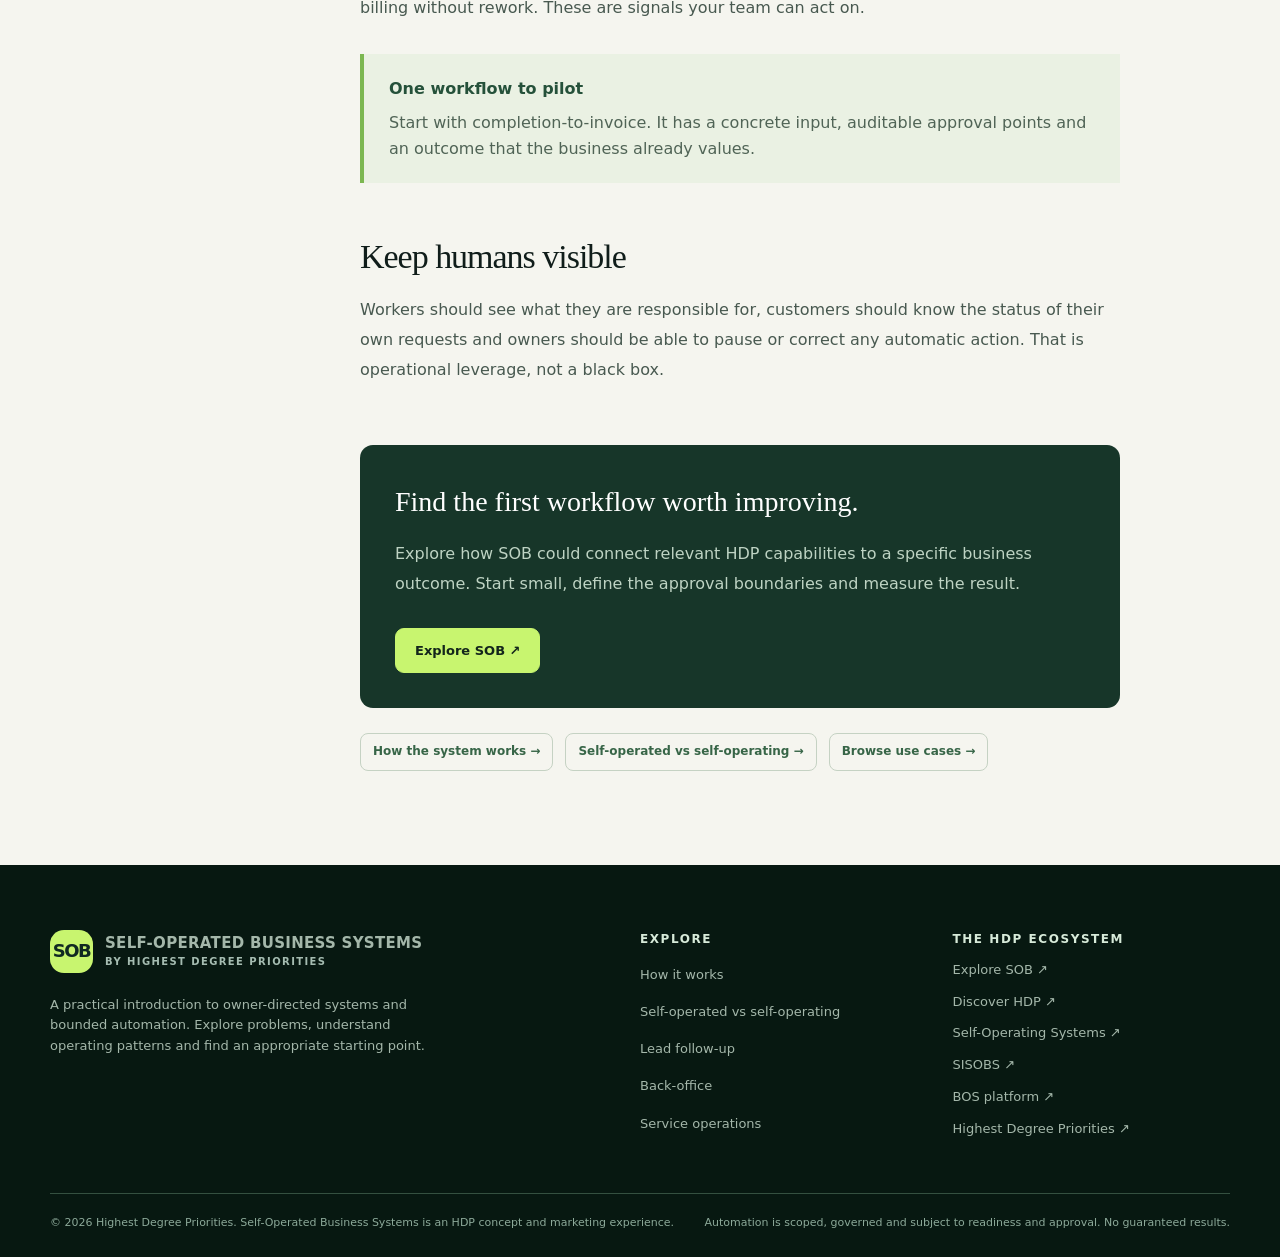
<file: use-cases/service-operations/index.html>
<!doctype html><html lang="en"><head><meta charset="UTF-8"><meta name="viewport" content="width=device-width,initial-scale=1"><meta name="color-scheme" content="light"><meta name="theme-color" content="#071711"><title>Service Business Operations Systems: From Inquiry to Completed Work | SOB by HDP</title><meta name="description" content="Learn how to coordinate intake, dispatch, assignments, evidence, invoicing and customer follow-up across a small service business."><link rel="canonical" href="https://selfoperatedbusinesssystems.com/use-cases/service-operations/"><meta property="og:type" content="article"><meta property="og:title" content="Service Business Operations Systems: From Inquiry to Completed Work"><meta property="og:description" content="Learn how to coordinate intake, dispatch, assignments, evidence, invoicing and customer follow-up across a small service business."><meta property="og:url" content="https://selfoperatedbusinesssystems.com/use-cases/service-operations/"><meta property="og:image" content="https://selfoperatedbusinesssystems.com/assets/social.svg"><meta property="og:site_name" content="Self-Operated Business Systems"><meta name="twitter:card" content="summary_large_image"><link rel="icon" href="../../assets/favicon.svg" type="image/svg+xml"><link rel="stylesheet" href="../../assets/styles.css"><script type="application/ld+json">{"@context":"https://schema.org","@type":"Article","headline":"Service Business Operations Systems: From Inquiry to Completed Work","description":"Learn how to coordinate intake, dispatch, assignments, evidence, invoicing and customer follow-up across a small service business.","mainEntityOfPage":"https://selfoperatedbusinesssystems.com/use-cases/service-operations/","datePublished":"2026-10-24","author":{"@type":"Organization","name":"Highest Degree Priorities","url":"https://highestdegreepriorities.com"},"publisher":{"@type":"Organization","name":"Highest Degree Priorities","url":"https://highestdegreepriorities.com"}}</script><script src="../../assets/app.js" defer></script></head><body><a class="skip" href="#main">Skip to main content</a><header class="nav"><div class="wrap nav-in"><a class="brand" href="../../" aria-label="SOB — home"><span class="brand-mark">SOB</span><span class="brand-words"><strong>SELF-OPERATED BUSINESS SYSTEMS</strong><small>OPERATING LEVERAGE BY HDP</small></span></a><button class="menu-toggle" type="button" aria-label="Toggle navigation" aria-expanded="false" data-menu-toggle>Menu ☰</button><nav class="nav-links" aria-label="Main navigation" data-menu><a href="../../how-it-works/">How it works</a><a href="../../#solutions">Use cases</a><a href="../../guides/self-operated-vs-self-operating/">The difference</a><a href="https://selfoperatingbusinesssystems.com/?utm_source=selfoperatedbusinesssystems&utm_medium=referral&utm_campaign=sister_site">Self-Operating ↗</a><a class="button" href="https://sob.highestdegreepriorities.com/?utm_source=selfoperatedbusinesssystems&utm_medium=referral&utm_campaign=sob_launch&utm_content=nav" rel="noopener noreferrer">Explore SOB ↗</a></nav></div></header><main id="main"><section class="article-hero"><div class="wrap"><div class="breadcrumb"><a href="../../">Home</a><span>›</span><span>Service teams</span></div><div class="eyebrow" style="margin-top:33px">SERVICE OPERATIONS</div><h1>One job. One clear trail. Less coordination lost between people.</h1><p>A service business can have excellent people and still lose time between the inquiry, work order, assignment, completion and billing.</p><div class="article-meta">HDP operating systems guide · Approximately 7 min read · October 2026</div></div></section><div class="wrap article-layout"><aside class="toc" aria-label="On this page"><strong>ON THIS PAGE</strong><a href="#journey">See the whole job journey</a><a href="#steps">Connect the operational milestones</a><a href="#specialists">Why specialist systems still matter</a><a href="#kpi">Find the delay worth fixing</a><a href="#retain">Keep humans visible</a></aside><article class="article">
<h2 id="journey">See the whole job journey</h2><p>A service request rarely stays in one system. Someone qualifies the inquiry, another schedules the work, a field worker performs it, an administrator verifies completion, and accounting prepares billing. Coordination is the invisible part of the product.</p>
<h2 id="steps">Connect the operational milestones</h2><ol class="article-list"><li><strong>Inquiry:</strong> capture what is requested and which information is missing.</li><li><strong>Work order:</strong> define scope, location, priority and responsible party.</li><li><strong>Assignment:</strong> confirm the worker or operator has accepted the task; do not treat a dispatched message as acceptance.</li><li><strong>Evidence:</strong> record the actual completion proof, exceptions and review outcome.</li><li><strong>Closeout:</strong> hand approved details to invoicing or customer follow-up.</li></ol>
<h2 id="specialists">Why specialist systems still matter</h2><p>Dispatch, contracting, workforce readiness, customer communication and accounting have different requirements. They do not have to become one giant application. A shared operating layer can coordinate their handoffs while each specialist retains its proven logic and access controls.</p>
<h2 id="kpi">Find the delay worth fixing</h2><p>Measure how long work spends waiting between states, how often an assignment is returned, how many closeouts lack the required proof and what percentage of completed work reaches billing without rework. These are signals your team can act on.</p>
<div class="note"><strong>One workflow to pilot</strong><span>Start with completion-to-invoice. It has a concrete input, auditable approval points and an outcome that the business already values.</span></div>
<h2 id="retain">Keep humans visible</h2><p>Workers should see what they are responsible for, customers should know the status of their own requests and owners should be able to pause or correct any automatic action. That is operational leverage, not a black box.</p><div class="article-end"><h3>Find the first workflow worth improving.</h3><p>Explore how SOB could connect relevant HDP capabilities to a specific business outcome. Start small, define the approval boundaries and measure the result.</p><a class="button" href="https://sob.highestdegreepriorities.com/?utm_source=selfoperatedbusinesssystems&utm_medium=referral&utm_campaign=sob_launch&utm_content=guide_service-operations">Explore SOB ↗</a></div><div class="related"><a href="../../how-it-works/">How the system works →</a><a href="../../guides/self-operated-vs-self-operating/">Self-operated vs self-operating →</a><a href="../../#solutions">Browse use cases →</a></div></article></div></main><footer class="footer"><div class="wrap"><div class="footer-grid"><div><a class="brand" href="../../"><span class="brand-mark">SOB</span><span class="brand-words"><strong>SELF-OPERATED BUSINESS SYSTEMS</strong><small>BY HIGHEST DEGREE PRIORITIES</small></span></a><p style="max-width:390px;margin-top:22px">A practical introduction to owner-directed systems and bounded automation. Explore problems, understand operating patterns and find an appropriate starting point.</p></div><div class="footer-links"><span class="footer-title">EXPLORE</span><a href="../../how-it-works/">How it works</a><a href="../../guides/self-operated-vs-self-operating/">Self-operated vs self-operating</a><a href="../../use-cases/lead-follow-up/">Lead follow-up</a><a href="../../use-cases/back-office-automation/">Back-office</a><a href="../../use-cases/service-operations/">Service operations</a></div><div class="footer-links"><span class="footer-title">THE HDP ECOSYSTEM</span><a href="https://sob.highestdegreepriorities.com/?utm_source=selfoperatedbusinesssystems&utm_medium=referral&utm_campaign=sob_launch&utm_content=footer">Explore SOB ↗</a><a href="https://hdpjoin.com">Discover HDP ↗</a><a href="https://selfoperatingbusinesssystems.com/?utm_source=selfoperatedbusinesssystems&utm_medium=referral&utm_campaign=sister_site_footer">Self-Operating Systems ↗</a><a href="https://sisobs.com/?utm_source=selfoperatedbusinesssystems&utm_medium=referral&utm_campaign=ecosystem">SISOBS ↗</a><a href="https://bos.highestdegreepriorities.com">BOS platform ↗</a><a href="https://highestdegreepriorities.com">Highest Degree Priorities ↗</a></div></div><div class="footnote"><span>© 2026 Highest Degree Priorities. Self-Operated Business Systems is an HDP concept and marketing experience.</span><span>Automation is scoped, governed and subject to readiness and approval. No guaranteed results.</span></div></div></footer></body></html>
</file>
<file: assets/styles.css>
:root{--ink:#101d1a;--deep:#102922;--night:#071711;--green:#c8f56f;--mint:#8dddb2;--paper:#f5f5ef;--white:#fff;--muted:#627069;--rule:#d8dfd8;--serif:Georgia,"Times New Roman",serif;--sans:"Avenir Next",Avenir,Inter,ui-sans-serif,system-ui,"Segoe UI",sans-serif}
*{box-sizing:border-box}html{scroll-behavior:smooth}body{margin:0;color:var(--ink);background:var(--paper);font-family:var(--sans);font-size:16px;line-height:1.6}a{color:inherit}img{max-width:100%}button,select{font:inherit}button{cursor:pointer}a:focus-visible,button:focus-visible,select:focus-visible{outline:3px solid #3a9a68;outline-offset:3px}.skip{position:absolute;left:12px;top:-60px;background:#fff;padding:10px;z-index:99}.skip:focus{top:12px}.wrap{width:min(1180px,calc(100% - 48px));margin-inline:auto}.nav{position:relative;z-index:20;background:var(--night);color:white;border-bottom:1px solid #ffffff18}.nav-in{min-height:84px;display:flex;align-items:center;justify-content:space-between;gap:26px}.brand{display:flex;gap:12px;text-decoration:none;align-items:center;line-height:1}.brand-mark{display:grid;place-items:center;background:var(--green);color:var(--deep);border-radius:14px;width:43px;height:43px;font-size:18px;font-weight:900;letter-spacing:-1.5px}.brand-words strong{display:block;font-weight:850;letter-spacing:.02em;font-size:15px}.brand-words small{display:block;color:#a5bcb1;font-size:10px;letter-spacing:.14em;margin-top:6px;font-weight:700}.nav-links{display:flex;align-items:center;gap:28px}.nav-links a{text-decoration:none;font-size:13px;font-weight:720;color:#d9e7df}.nav-links a:hover{color:var(--green)}.nav-links a.button{color:#10251d}.menu-toggle{display:none;border:1px solid #42614f;background:transparent;color:#fff;border-radius:9px;padding:8px 12px}.button{display:inline-flex;align-items:center;justify-content:center;gap:9px;padding:14px 19px;border-radius:9px;background:var(--green);border:1px solid var(--green);color:#13251b;font-size:13px;font-weight:850;text-decoration:none;line-height:1.2;transition:transform .2s,background .2s}.button:hover{background:#defca4;transform:translateY(-2px)}.button.secondary{background:transparent;color:#f9fff8;border-color:#587260}.button.secondary:hover{background:#234036}.button.dark{background:var(--deep);color:#f7fff8;border-color:var(--deep)}.button.outline{background:transparent;color:var(--deep);border-color:#a7b5ac}.button.outline:hover{background:#eff4e9}.eyebrow,.mini-eyebrow{text-transform:uppercase;letter-spacing:.16em;font-size:11px;font-weight:850}.eyebrow{color:var(--green)}.mini-eyebrow{color:#537962}.hero{position:relative;isolation:isolate;overflow:hidden;background:var(--night);color:#f8fff7;padding:93px 0 92px}.hero:before{content:"";position:absolute;width:750px;height:750px;border:1px solid #bcffc018;border-radius:100%;right:-280px;top:-250px;box-shadow:0 0 0 100px #bfffc008,0 0 0 205px #bfffc006;z-index:-1}.hero:after{content:"";position:absolute;inset:0;background:radial-gradient(circle at 76% 40%,#225e3a88,transparent 45%);z-index:-2}.hero-grid{display:grid;grid-template-columns:1.03fr .97fr;gap:56px;align-items:center}.hero h1,.article-hero h1{font-family:var(--serif);font-weight:500;line-height:1.06;letter-spacing:-.045em;margin:17px 0 24px;font-size:clamp(48px,5.3vw,81px)}.hero h1 em{font-style:normal;color:var(--green)}.hero p{color:#bed4c5;font-size:17px;max-width:575px;line-height:1.85}.hero-actions{display:flex;gap:12px;flex-wrap:wrap;margin-top:32px}.fine{font-size:12px!important;color:#a0b9aa!important;margin-top:26px}.map-panel{border:1px solid #5e867045;background:linear-gradient(145deg,#15362b 0%,#10241e 95%);border-radius:17px;box-shadow:0 24px 90px #0008;overflow:hidden;transform:rotate(1.5deg)}.panel-top{display:flex;justify-content:space-between;padding:17px 21px;border-bottom:1px solid #315844}.panel-top strong{font-size:12px;letter-spacing:.11em}.status{font-size:10px;color:#b5eac6}.status i{display:inline-block;width:7px;height:7px;background:#bfff96;border-radius:50%;margin-right:6px}.panel-body{padding:26px}.panel-heading{font-size:13px;color:#b6cdbd;margin-bottom:22px}.steps{display:grid;gap:11px}.step{display:flex;align-items:center;gap:12px;background:#24463785;border:1px solid #365b49;padding:16px;border-radius:10px}.step .num{display:grid;place-items:center;border:1px solid #68957a;color:#baf5ce;border-radius:8px;width:35px;height:35px;font-size:12px;font-weight:900}.step strong{display:block;font-size:14px;color:#f4fff5}.step span{display:block;font-size:11px;color:#acc5b4}.step:last-child{border-color:#bce988;background:#244c36}.panel-bottom{border-top:1px solid #315844;color:#bfd5c6;padding:16px 20px;font-size:11px;display:flex;gap:9px;align-items:center}.dot{height:7px;width:7px;background:#bcf779;border-radius:100%}.strip{background:#e4ebdc;border-bottom:1px solid #d5dfcf}.strip-in{padding:26px 0;display:flex;justify-content:space-between;gap:20px;align-items:center;color:#375748}.strip strong{font-size:13px}.strip span{font-size:13px;max-width:700px}.section{padding:94px 0}.section.alt{background:white}.section-head{display:flex;justify-content:space-between;gap:40px;align-items:flex-end;margin-bottom:34px}.section-head h2,.two-col h2,.wide-cta h2{font-family:var(--serif);font-weight:500;letter-spacing:-.035em;line-height:1.17;font-size:clamp(35px,4vw,55px);margin:12px 0}.section-head p,.two-col p{max-width:440px;color:#66726b;line-height:1.8}.cards{display:grid;grid-template-columns:repeat(3,1fr);gap:16px}.card{display:flex;flex-direction:column;min-height:375px;background:#fff;border:1px solid #dbe2d8;border-radius:14px;padding:28px;text-decoration:none;transition:transform .2s,box-shadow .2s}.card:hover{transform:translateY(-4px);box-shadow:0 14px 45px #10281c13}.card .card-no{color:#548567;font-weight:850;letter-spacing:.13em;font-size:12px}.card h3{font-size:26px;font-family:var(--serif);font-weight:550;line-height:1.2;letter-spacing:-.03em;margin:40px 0 14px}.card p{color:#66756b;font-size:14px;margin:0}.card .card-link{margin-top:auto;padding-top:35px;color:#234b32;font-size:13px;font-weight:850}.operating-band{background:var(--deep);color:white;padding:74px 0}.two-col{display:grid;grid-template-columns:1fr 1fr;gap:70px;align-items:center}.operating-band h2{color:white}.operating-band p{color:#b5cabc}.phases{display:grid;grid-template-columns:repeat(2,1fr);gap:10px}.phase{background:#2746389e;border:1px solid #41604d;border-radius:12px;padding:23px}.phase b{display:block;color:var(--green);font-size:11px;letter-spacing:.17em}.phase h3{font-size:21px;margin:9px 0 6px}.phase p{font-size:13px;margin:0}.finder{background:#e9efe4;border-radius:19px;display:grid;grid-template-columns:1fr 1fr;overflow:hidden}.finder-copy{padding:48px}.finder-copy h2{font-family:var(--serif);font-size:42px;line-height:1.14;letter-spacing:-.03em;font-weight:500;margin:12px 0}.finder-controls{display:grid;gap:12px;margin-top:30px}.finder-controls button{border:1px solid #b5c5b1;background:white;text-align:left;border-radius:10px;padding:14px 17px;font-size:14px;font-weight:750;color:#365646}.finder-controls button[aria-pressed="true"]{border-color:#23573a;background:#d8f6bc;box-shadow:inset 4px 0 #29643d}.finder-result{padding:48px;background:#173629;color:white;display:flex;flex-direction:column;justify-content:center}.finder-result small{color:#b1e4ba;font-size:11px;letter-spacing:.15em;font-weight:850}.finder-result h3{font-family:var(--serif);font-weight:500;font-size:35px;line-height:1.16;margin:15px 0}.finder-result p{color:#bcd3c3;font-size:15px}.finder-result .button{align-self:flex-start;margin-top:22px}.compare{display:grid;grid-template-columns:1fr 1fr;gap:16px;margin:32px 0}.compare>div{background:#edf1e9;border:1px solid #d9e2d8;border-radius:13px;padding:27px}.compare h3{font-family:var(--serif);font-size:27px;font-weight:500;margin:14px 0}.compare p{font-size:14px;color:#60716a}.wide-cta{padding:69px;border-radius:20px;background:var(--green);display:flex;justify-content:space-between;align-items:center;gap:32px}.wide-cta h2{max-width:600px;margin:10px 0}.wide-cta p{max-width:540px;color:#34503c}.wide-cta .button{white-space:nowrap}.questions{display:grid;grid-template-columns:1fr 1fr;gap:15px 40px}.questions details{border-bottom:1px solid #d4dbd4;padding:19px 0}.questions summary{cursor:pointer;font-weight:800;font-size:15px}.questions p{font-size:14px;color:#647168}.footer{background:#071811;color:#d3e3d7;padding:65px 0 26px}.footer-grid{display:grid;grid-template-columns:2fr 1fr 1fr;gap:35px}.footer p,.footer a{font-size:13px;color:#a4b7aa}.footer a{text-decoration:none}.footer a:hover{text-decoration:underline}.footer-links{display:grid;gap:11px}.footer-title{color:#d7ead9;font-weight:800;font-size:12px;letter-spacing:.13em}.footnote{border-top:1px solid #345040;margin-top:53px;padding-top:20px;font-size:11px;color:#8ca999;display:flex;justify-content:space-between;gap:16px}.article-hero{background:var(--night);color:#fff;padding:84px 0 75px}.article-hero h1{font-size:clamp(43px,4.75vw,68px);max-width:970px}.article-hero p{font-size:18px;max-width:750px;color:#bfd3c4;line-height:1.75}.article-meta{margin-top:27px;font-size:12px;color:#9ebbae}.breadcrumb{font-size:12px;display:flex;gap:9px;color:#acc7b8}.breadcrumb a{text-decoration:none;color:#d9eddf}.article-layout{display:grid;grid-template-columns:240px minmax(0,1fr);gap:70px;padding:80px 0 94px}.toc{align-self:start;position:sticky;top:26px}.toc strong{display:block;font-size:11px;letter-spacing:.14em;color:#51745c}.toc a{display:block;text-decoration:none;color:#607368;padding:8px 0;font-size:13px}.toc a:hover{color:#0b4e2e}.article{max-width:760px}.article h2{font-family:var(--serif);font-weight:500;font-size:34px;letter-spacing:-.03em;line-height:1.19;margin:0 0 17px;scroll-margin-top:30px}.article h2:not(:first-child){margin-top:54px}.article p{line-height:1.88;color:#485950;margin:14px 0}.article .note{margin:31px 0;border-left:4px solid #7cb751;background:#eaf1e3;padding:22px 25px;display:grid;gap:8px}.article .note strong{color:#25513a}.article .note span{color:#506456}.article-list{padding-left:25px;color:#495b51}.article-list li{padding:9px 0;line-height:1.75}.article .compare{margin:31px 0}.article-end{margin-top:60px;background:#173629;color:white;padding:35px;border-radius:13px}.article-end h3{font-family:var(--serif);font-size:28px;font-weight:500;margin:0 0 10px}.article-end p{color:#bed3c3}.article-end .button{margin-top:15px}.related{display:flex;flex-wrap:wrap;gap:12px;margin-top:25px}.related a{padding:8px 12px;border:1px solid #c5d2c3;border-radius:8px;text-decoration:none;font-size:12px;font-weight:750;color:#376547}.disclaimer{font-size:12px;color:#7a827b}.hide{display:none!important}
@media(max-width:950px){.nav-links{gap:16px}.nav-links>a{font-size:12px}.hero-grid{gap:26px}.hero h1{font-size:clamp(42px,6vw,66px)}.cards{gap:10px}.card{padding:23px}.two-col{gap:28px}.article-layout{grid-template-columns:180px 1fr;gap:35px}}
@media(max-width:720px){.wrap{width:min(100% - 34px,1180px)}.nav-in{min-height:70px}.brand-words strong{font-size:13px}.brand-words small{font-size:8px}.menu-toggle{display:block}.nav-links{display:none;position:absolute;top:70px;left:0;right:0;background:var(--night);padding:20px 18px 25px;flex-direction:column;align-items:stretch;border-bottom:1px solid #42624c}.nav-links.open{display:flex}.nav-links>a{font-size:15px}.nav-links .button{align-self:flex-start}.hero{padding:67px 0}.hero-grid,.two-col,.finder,.footer-grid,.article-layout{grid-template-columns:1fr}.hero h1{font-size:clamp(45px,10vw,66px)}.hero p{font-size:16px}.map-panel{margin-top:28px;transform:none}.strip-in,.section-head,.wide-cta{flex-direction:column;align-items:flex-start}.section{padding:66px 0}.section-head{gap:8px}.cards{grid-template-columns:1fr}.card{min-height:250px}.card h3{margin-top:22px}.card .card-link{padding-top:20px}.operating-band{padding:68px 0}.two-col{gap:24px}.finder-copy,.finder-result{padding:30px}.finder-copy h2{font-size:36px}.compare,.questions{grid-template-columns:1fr}.wide-cta{padding:36px}.wide-cta .button{white-space:normal}.article-hero{padding:64px 0}.article-hero h1{font-size:clamp(42px,9vw,58px)}.article-layout{padding:52px 0}.toc{position:static;border-bottom:1px solid #d1dbd1;padding-bottom:20px}.toc a{display:inline-block;margin-right:15px}.article h2{font-size:29px}.footnote{flex-direction:column}}
@media(prefers-reduced-motion:reduce){html{scroll-behavior:auto}*,*:before,*:after{transition:none!important;animation:none!important}}
</file>
